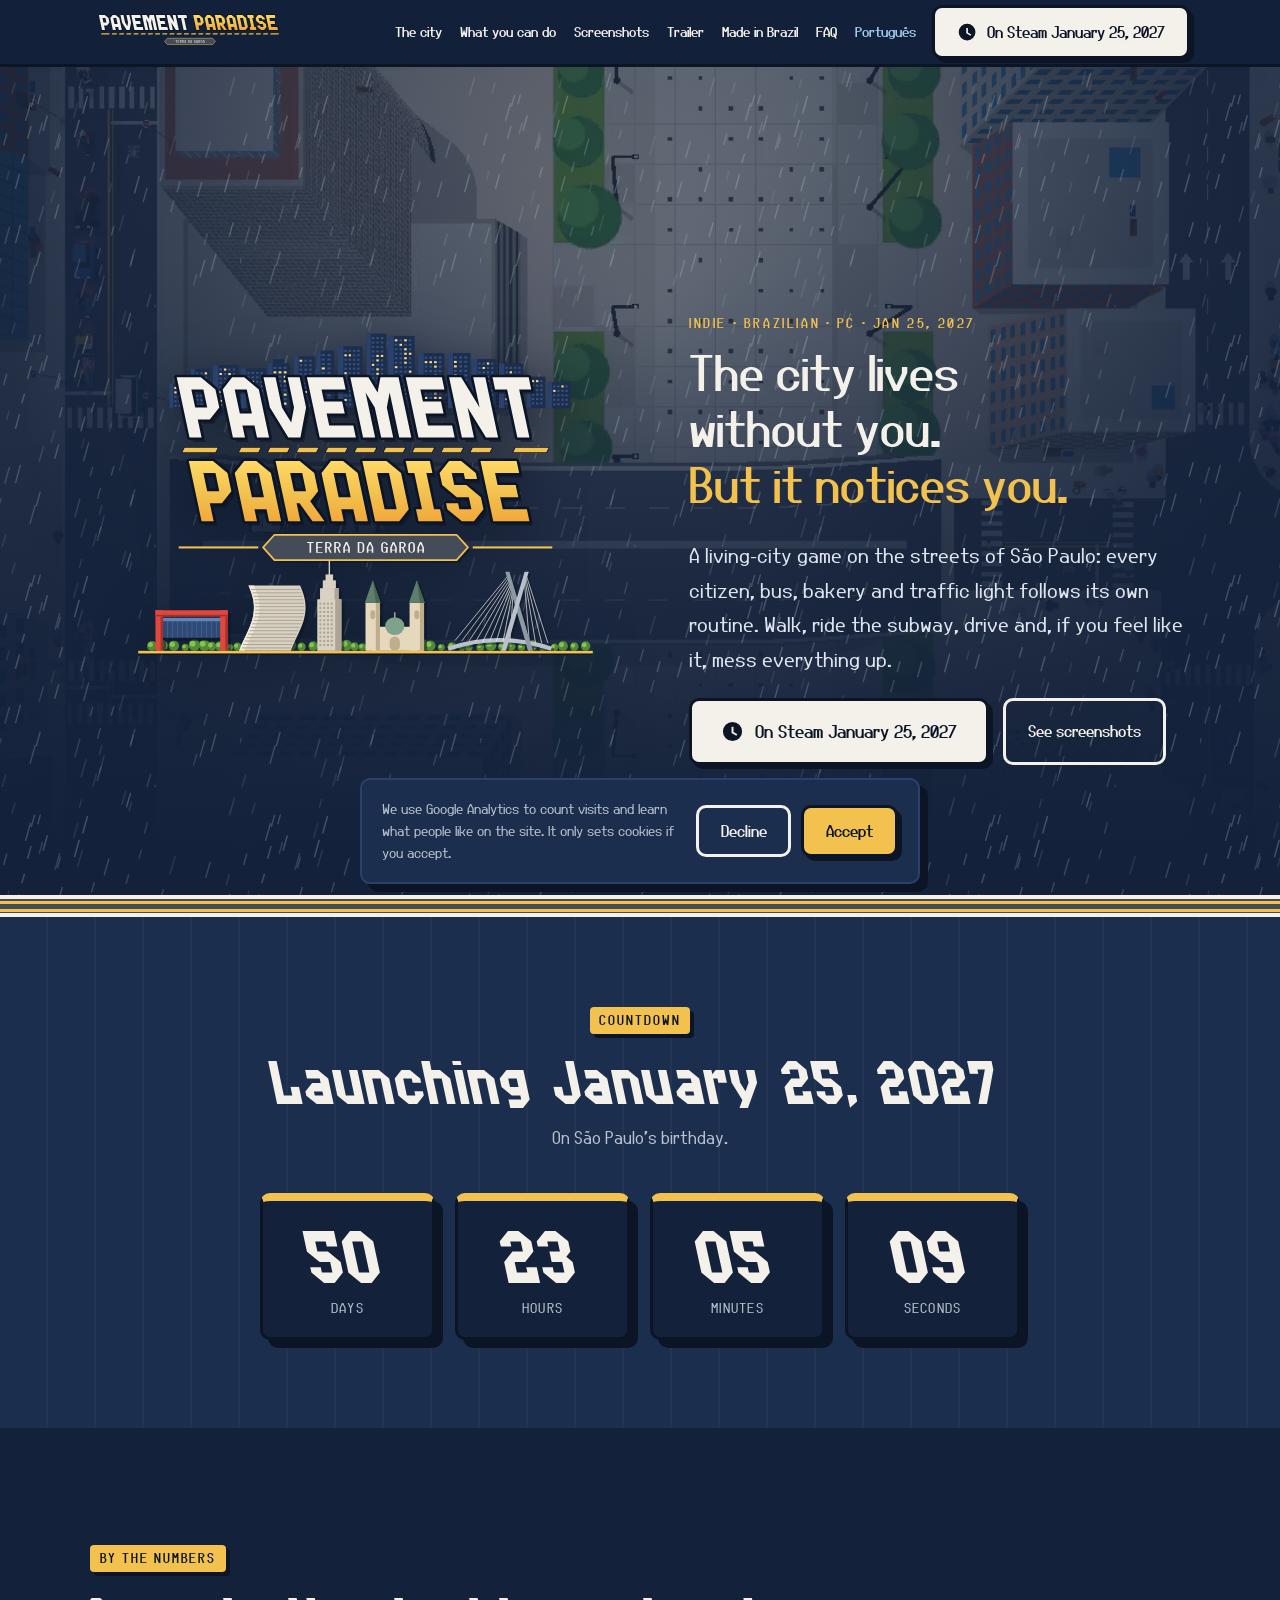
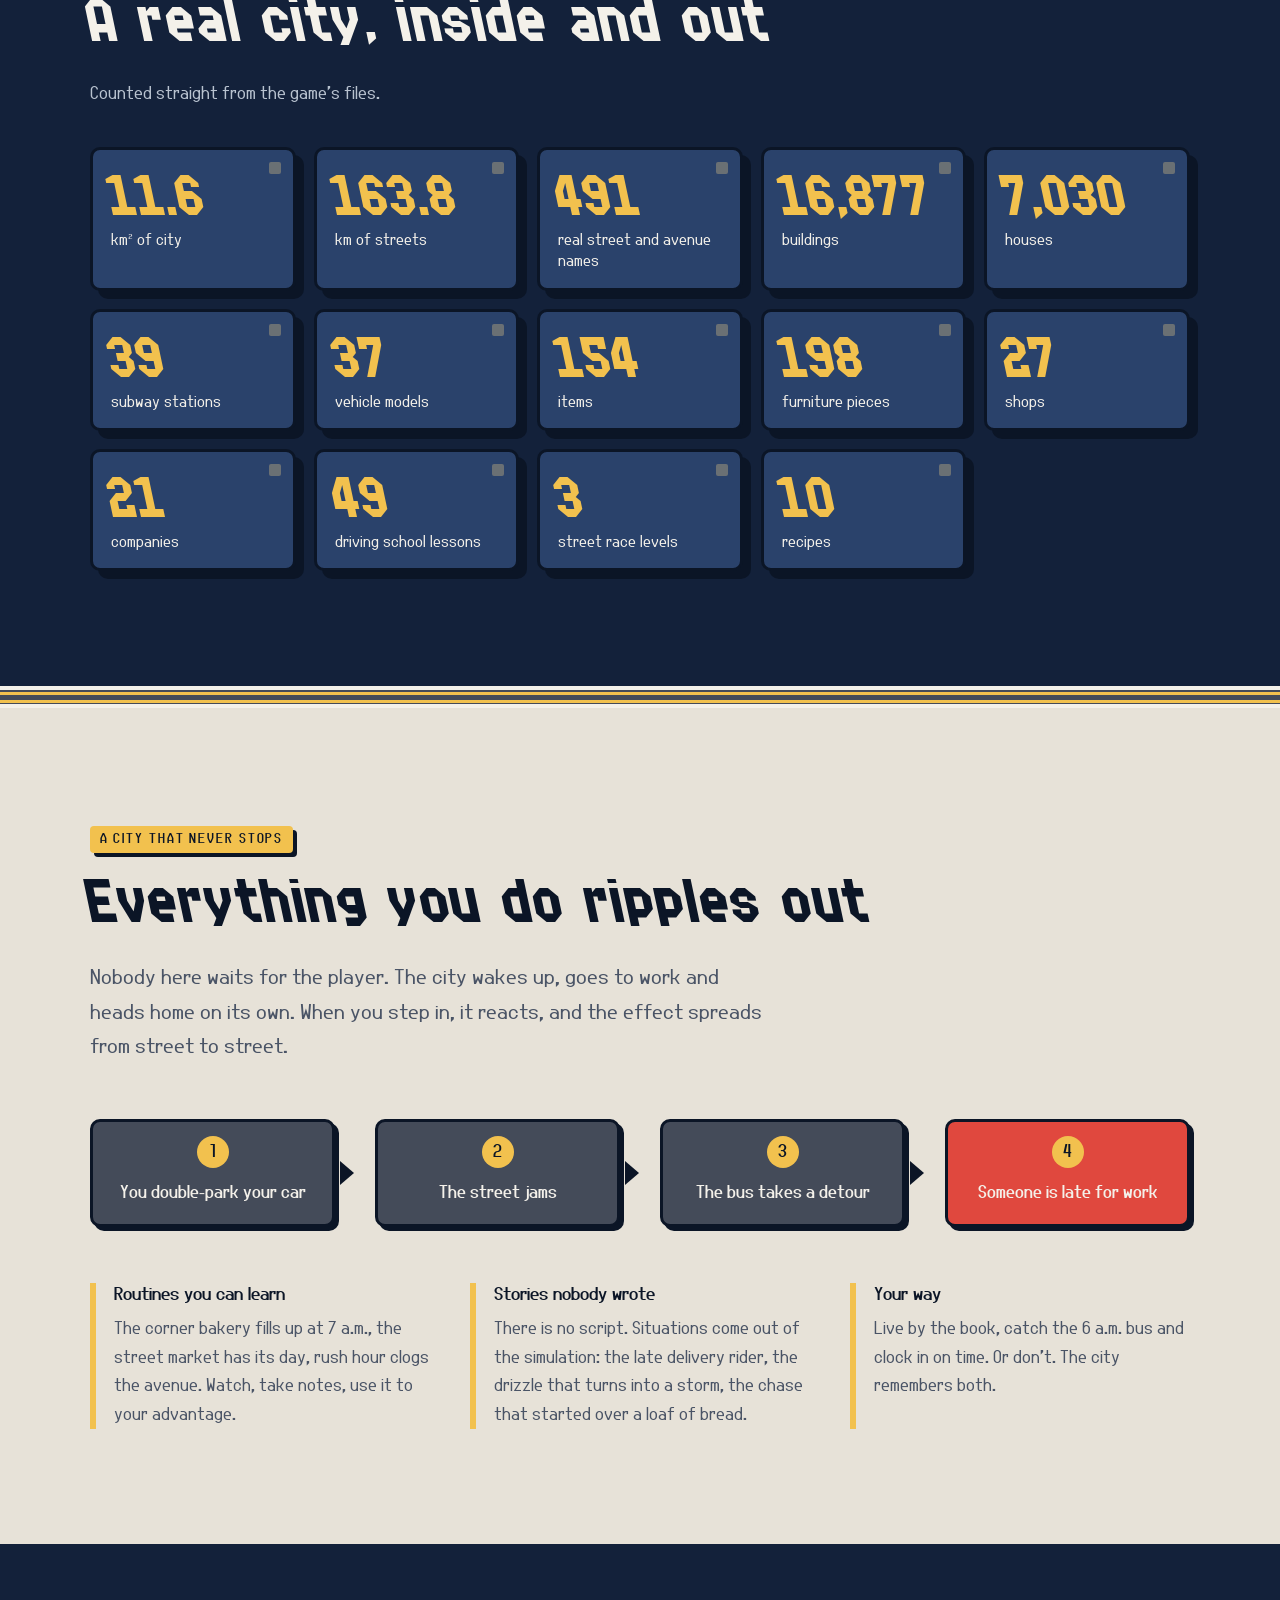
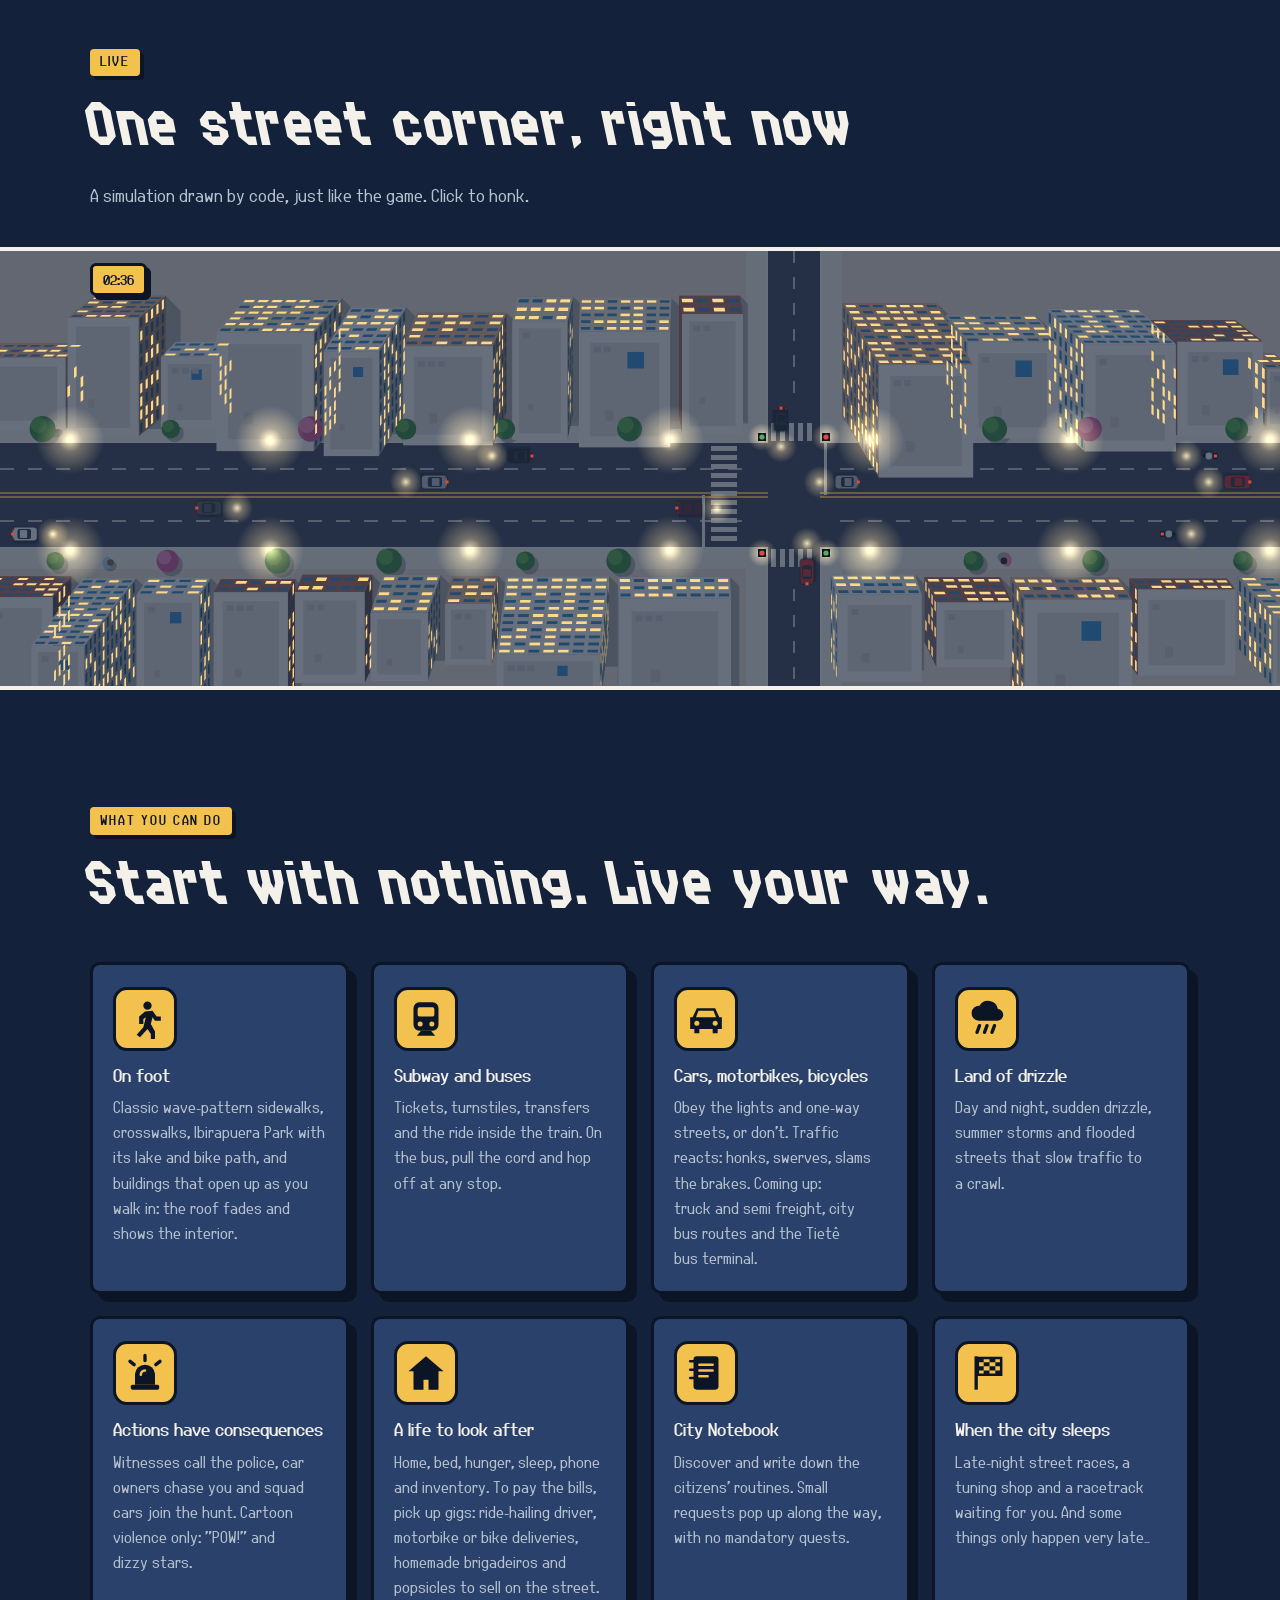
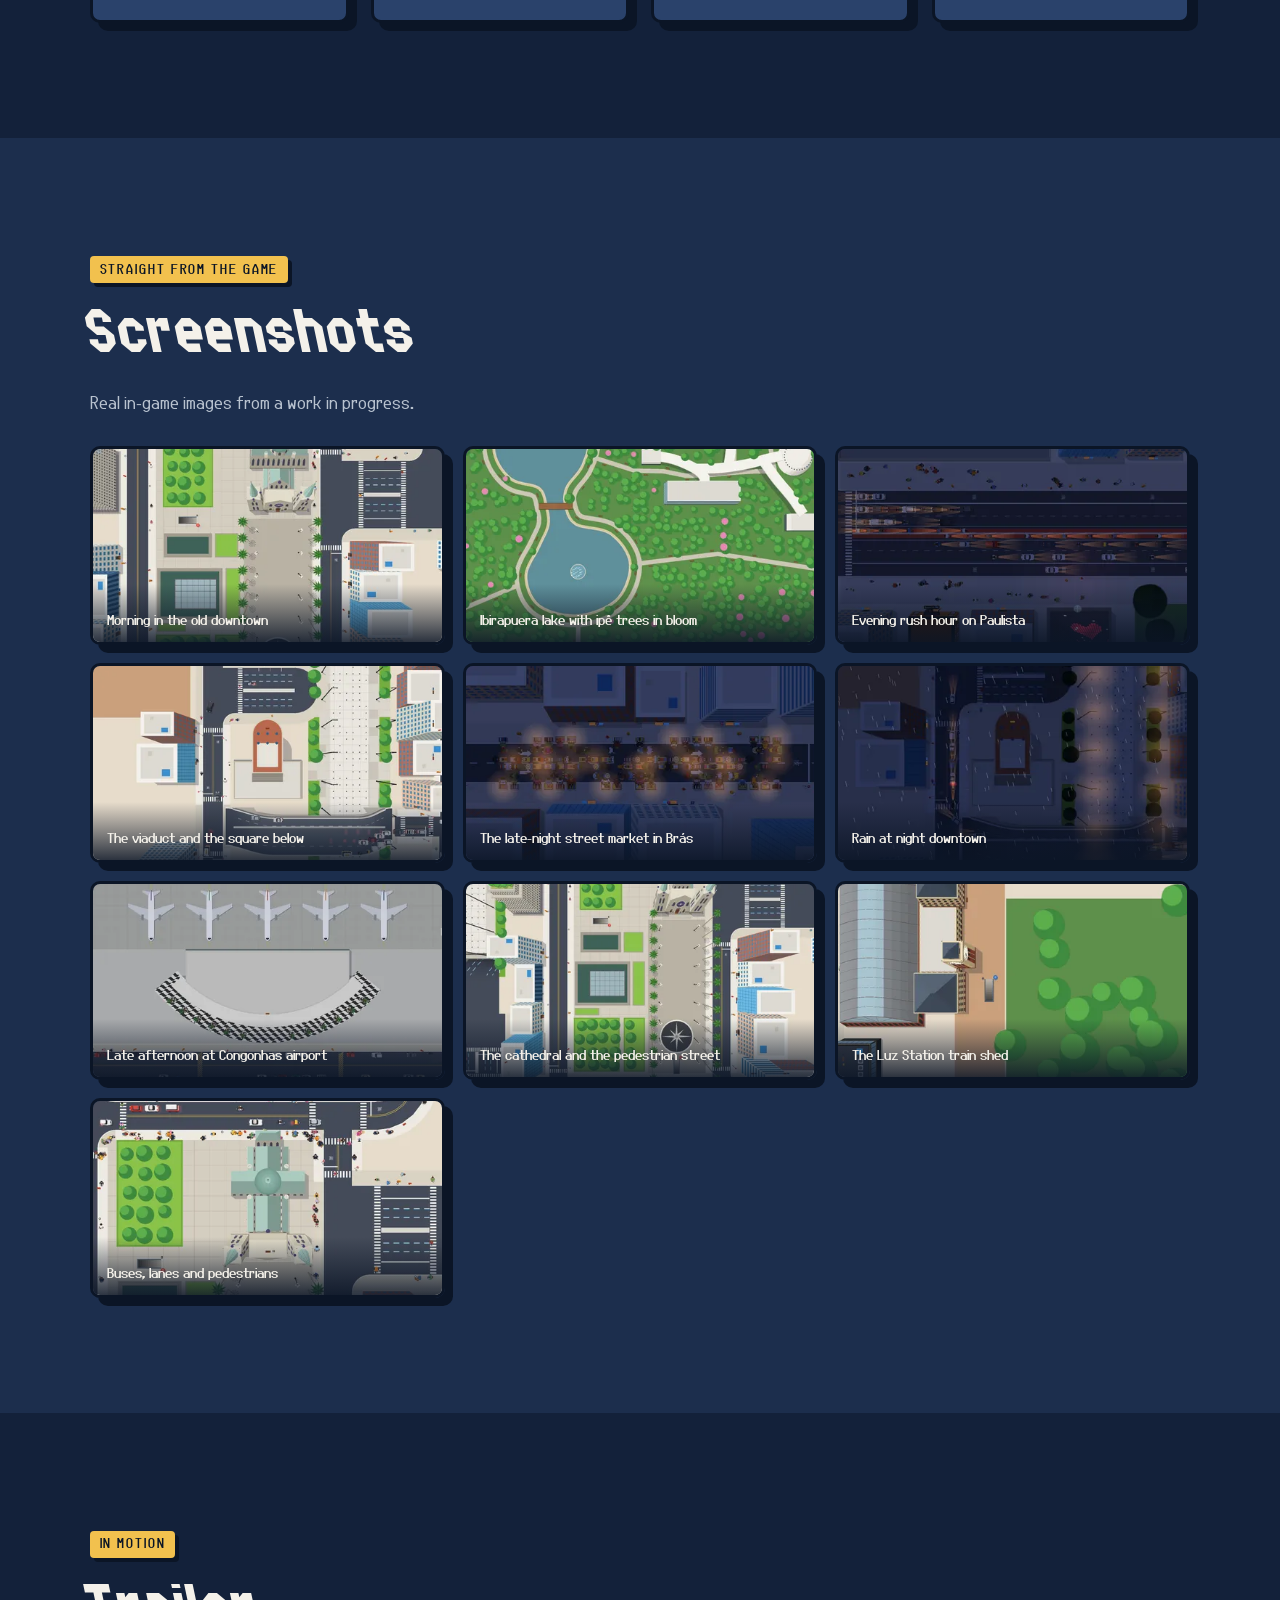
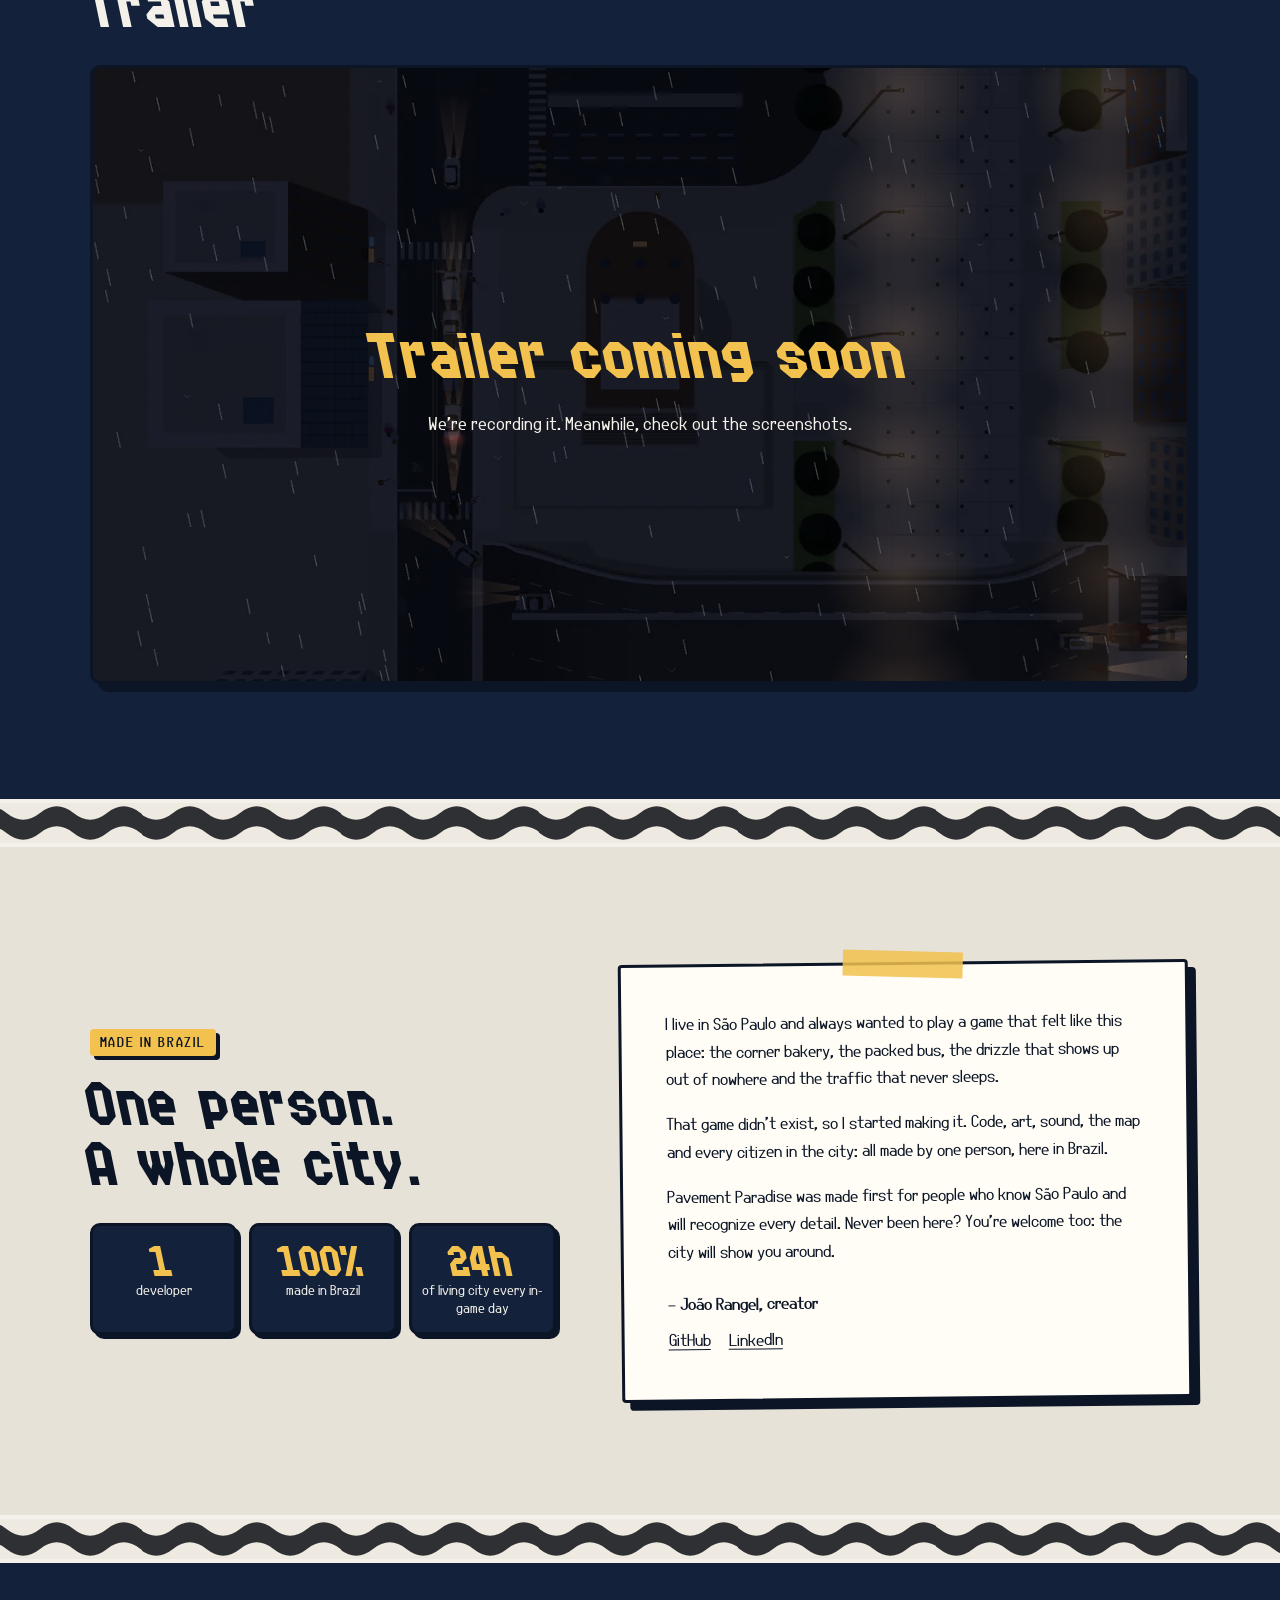
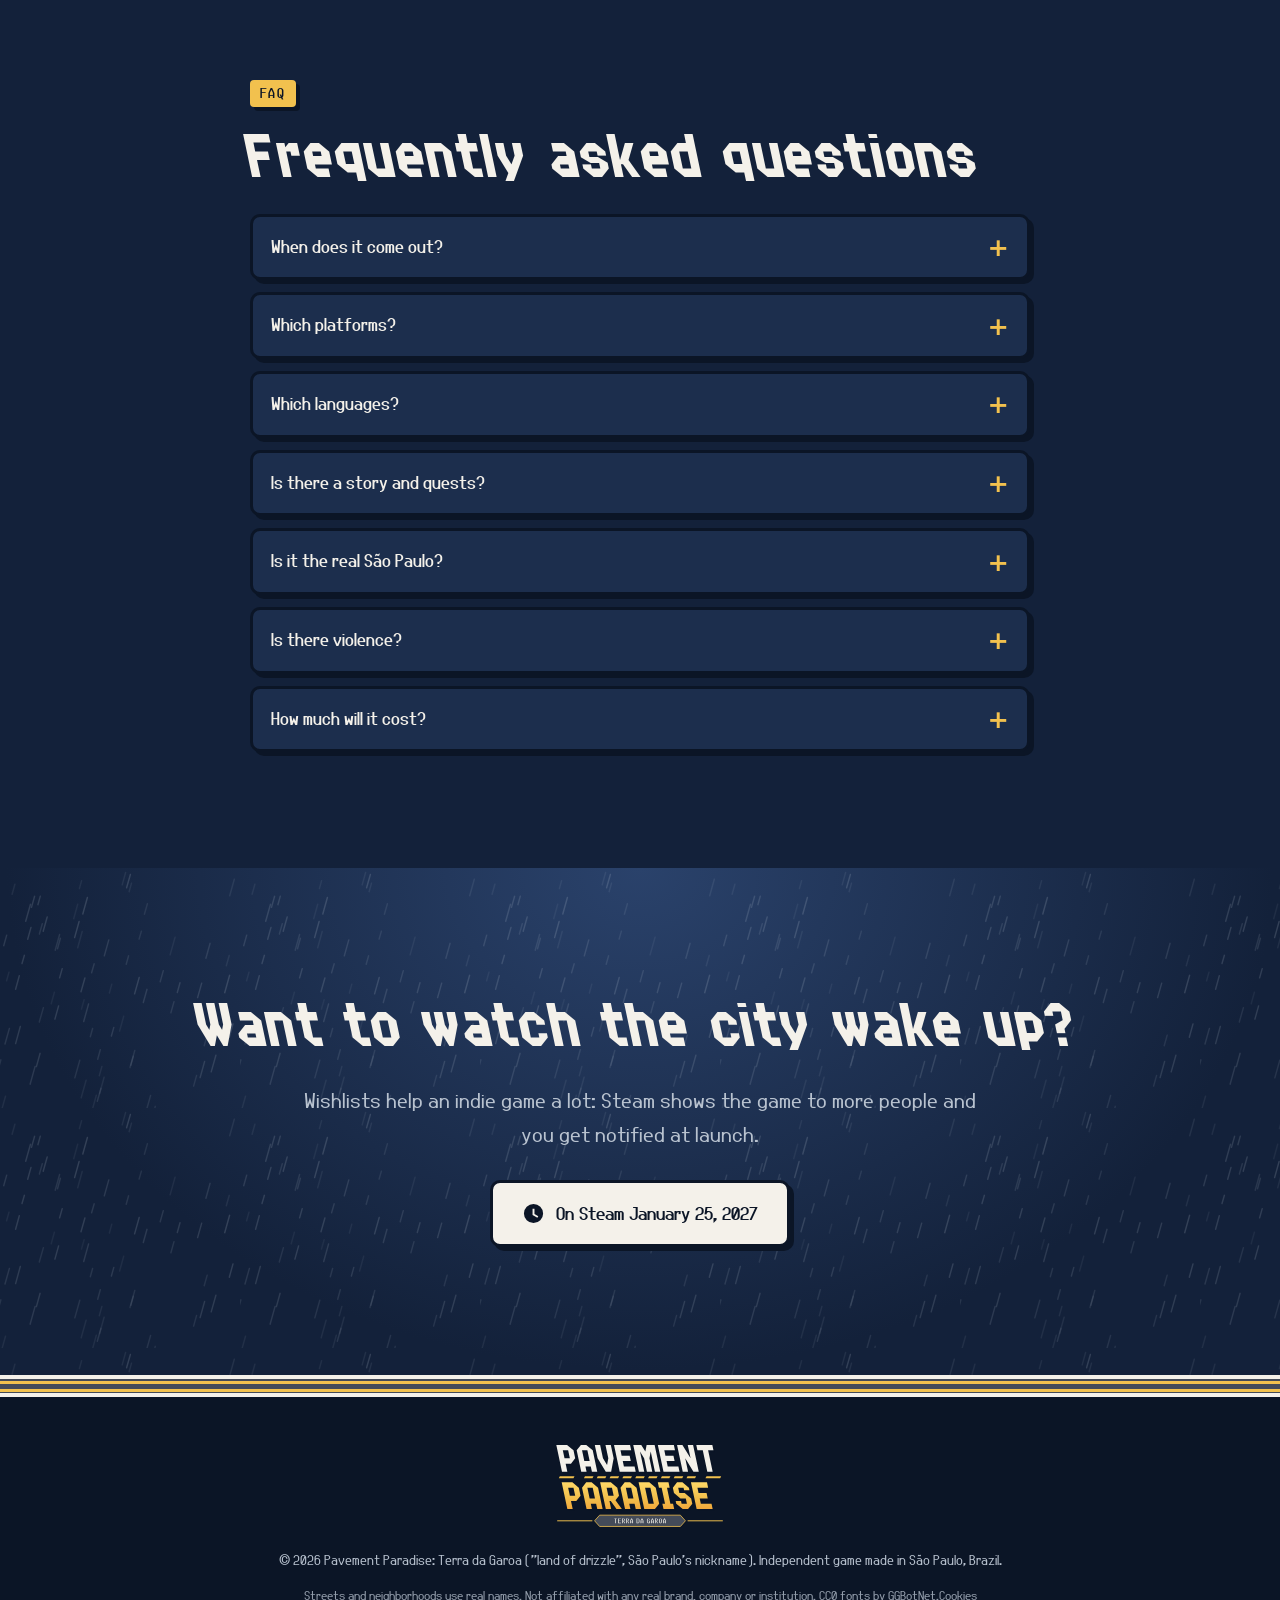
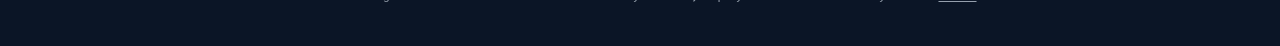
<file: index.html>
<!DOCTYPE html><html lang="pt-BR"><head><meta charset="utf-8"><meta name="viewport" content="width=device-width, initial-scale=1"><script>
      // Liga as animações de entrada (global.css "Animação ao rolar"); se o script delas não rodar em 3 s, desliga.
      document.documentElement.classList.add("js");
      setTimeout(function () {
        if (!window.__revealReady) document.documentElement.classList.remove("js");
      }, 3000);
    </script><script>
          try {
            var ppLangs = navigator.languages && navigator.languages.length ? navigator.languages : [navigator.language || "pt"];
            var ppBot = /bot|crawl|spider|slurp|preview/i.test(navigator.userAgent);
            var ppHasPt = ppLangs.some(function (l) {
              return /^pt(-|$)/i.test(l);
            });
            if (!ppBot && !localStorage.getItem("pp-lang") && !ppHasPt) {
              location.replace("/en/" + location.search + location.hash);
            }
          } catch (e) {}
        </script><script>
            window.dataLayer = window.dataLayer || [];
            function gtag() {
              dataLayer.push(arguments);
            }
            // Consent Mode: tudo negado até a pessoa aceitar no banner (Consent.astro).
            var ppConsent = null;
            try {
              ppConsent = localStorage.getItem("pp-consent");
            } catch (e) {}
            gtag("consent", "default", {
              ad_storage: "denied",
              ad_user_data: "denied",
              ad_personalization: "denied",
              analytics_storage: ppConsent === "granted" ? "granted" : "denied",
            });
            gtag("js", new Date());
          </script><script>(function(){const googleTag = "G-NRW5131ZDE";

            gtag("config", googleTag);
          })();</script><script async src="https://www.googletagmanager.com/gtag/js?id=G-NRW5131ZDE"></script><title>Pavement Paradise: Terra da Garoa — uma cidade viva em São Paulo</title><meta name="description" content="Jogo indie brasileiro de cidade viva, feito por uma pessoa só. Moradores com rotina, metrô, ônibus, trânsito, garoa e consequências, nas ruas de São Paulo. Lançamento para PC na Steam em 25 de janeiro de 2027, aniversário de São Paulo."><meta name="theme-color" content="#13213A"><link rel="canonical" href="https://pavementparadise.com/"><link rel="alternate" hreflang="pt-BR" href="https://pavementparadise.com/"><link rel="alternate" hreflang="en" href="https://pavementparadise.com/en/"><link rel="alternate" hreflang="x-default" href="https://pavementparadise.com/"><link rel="icon" href="/favicon.svg" type="image/svg+xml"><link rel="apple-touch-icon" href="/apple-touch-icon.png"><link rel="preload" href="/fonts/Jupiteroid-Regular.woff2" as="font" type="font/woff2" crossorigin><link rel="preload" href="/fonts/DeltaBlock-Italic.woff2" as="font" type="font/woff2" crossorigin><meta property="og:type" content="website"><meta property="og:site_name" content="Pavement Paradise: Terra da Garoa"><meta property="og:title" content="Pavement Paradise: Terra da Garoa — uma cidade viva em São Paulo"><meta property="og:description" content="Jogo indie brasileiro de cidade viva, feito por uma pessoa só. Moradores com rotina, metrô, ônibus, trânsito, garoa e consequências, nas ruas de São Paulo. Lançamento para PC na Steam em 25 de janeiro de 2027, aniversário de São Paulo."><meta property="og:url" content="https://pavementparadise.com/"><meta property="og:image" content="https://pavementparadise.com/og.png"><meta property="og:image:width" content="1200"><meta property="og:image:height" content="630"><meta property="og:image:alt" content="Vista de cima de um bairro do centro de São Paulo no jogo, com prédios em falso 3D, ruas e pedestres."><meta property="og:locale" content="pt_BR"><meta property="og:locale:alternate" content="en_US"><meta name="twitter:card" content="summary_large_image"><meta name="twitter:title" content="Pavement Paradise: Terra da Garoa — uma cidade viva em São Paulo"><meta name="twitter:description" content="Jogo indie brasileiro de cidade viva, feito por uma pessoa só. Moradores com rotina, metrô, ônibus, trânsito, garoa e consequências, nas ruas de São Paulo. Lançamento para PC na Steam em 25 de janeiro de 2027, aniversário de São Paulo."><meta name="twitter:image" content="https://pavementparadise.com/og.png"><script type="application/ld+json">{"@context":"https://schema.org","@type":"VideoGame","name":"Pavement Paradise: Terra da Garoa","description":"Jogo indie brasileiro de cidade viva, feito por uma pessoa só. Moradores com rotina, metrô, ônibus, trânsito, garoa e consequências, nas ruas de São Paulo. Lançamento para PC na Steam em 25 de janeiro de 2027, aniversário de São Paulo.","url":"https://pavementparadise.com/","image":"https://pavementparadise.com/og.png","inLanguage":["pt-BR","en"],"genre":["Simulation","Open world","Sandbox"],"gamePlatform":"PC","operatingSystem":"Windows","applicationCategory":"Game","playMode":"SinglePlayer","datePublished":"2027-01-25","author":{"@type":"Person","name":"João Rangel","sameAs":["https://github.com/joaohcrangel","https://www.linkedin.com/in/joaohcrangel/"]},"countryOfOrigin":{"@type":"Country","name":"Brazil"}}</script><link rel="stylesheet" href="/_astro/Base.C6nvcGiQ.css"><link rel="stylesheet" href="/_astro/Home.BSBsnCAQ.css"></head><body><a class="skip btn" href="#conteudo">Pular para o conteúdo</a><header class="top" data-astro-cid-nen7h5rs><div class="bar wrap" data-astro-cid-nen7h5rs><a class="brand" href="/" data-astro-cid-nen7h5rs><img src="/_astro/logo-horizontal.CvQJzWiU.svg" alt="Pavement Paradise: Terra da Garoa" width="200" height="42" data-astro-cid-nen7h5rs></a><nav aria-label="Menu" data-astro-cid-nen7h5rs><details class="menu" data-astro-cid-nen7h5rs><summary aria-label="Menu" data-astro-cid-nen7h5rs><span data-astro-cid-nen7h5rs></span><span data-astro-cid-nen7h5rs></span><span data-astro-cid-nen7h5rs></span></summary><ul data-astro-cid-nen7h5rs><li data-astro-cid-nen7h5rs><a href="#cidade" data-astro-cid-nen7h5rs>A cidade</a></li><li data-astro-cid-nen7h5rs><a href="#recursos" data-astro-cid-nen7h5rs>O que dá para fazer</a></li><li data-astro-cid-nen7h5rs><a href="#fotos" data-astro-cid-nen7h5rs>Fotos</a></li><li data-astro-cid-nen7h5rs><a href="#trailer" data-astro-cid-nen7h5rs>Trailer</a></li><li data-astro-cid-nen7h5rs><a href="#feito-no-brasil" data-astro-cid-nen7h5rs>Feito no Brasil</a></li><li data-astro-cid-nen7h5rs><a href="#perguntas" data-astro-cid-nen7h5rs>Perguntas</a></li><li class="lang" data-astro-cid-nen7h5rs><a href="/en/" hreflang="en" aria-label="Ver o site em inglês" data-lang-pick="en" data-astro-cid-nen7h5rs>English</a></li></ul></details></nav><div class="cta" data-astro-cid-nen7h5rs><span class="btn steam md" aria-disabled="true" title="A página da Steam abre em breve. Siga as redes para saber primeiro." data-astro-cid-2whl55oc><svg class="ico" viewBox="0 0 24 24" aria-hidden="true" data-astro-cid-2whl55oc><path d="M12 2a10 10 0 1 0 0 20 10 10 0 0 0 0-20zm1 5v5.4l4 2.4-1 1.7-5-3V7z" data-astro-cid-2whl55oc></path></svg>25 de janeiro de 2027 na Steam</span></div></div></header><script type="module">var e=document.querySelector(`.menu`),t=matchMedia(`(min-width: 1100px)`),n=()=>{e&&(e.open=t.matches)};n(),t.addEventListener(`change`,n),e?.querySelectorAll(`a`).forEach(n=>n.addEventListener(`click`,()=>{t.matches||(e.open=!1)})),document.querySelectorAll(`[data-lang-pick]`).forEach(e=>e.addEventListener(`click`,()=>{try{localStorage.setItem(`pp-lang`,e.dataset.langPick??``)}catch{}}));</script><main><section class="hero" id="conteudo" data-astro-cid-ge2uvauf><picture data-astro-cid-ge2uvauf="true"><source srcset="/_astro/fundo-video.BRCxv767_2hTNNN.avif 640w, /_astro/fundo-video.BRCxv767_Z1mHnON.avif 1280w" type="image/avif" sizes="100vw"><source srcset="/_astro/fundo-video.BRCxv767_Z2tQxtk.webp 640w, /_astro/fundo-video.BRCxv767_Z2b0wiL.webp 1280w" type="image/webp" sizes="100vw"><img src="/_astro/fundo-video.BRCxv767_Z14TXiC.png" srcset="/_astro/fundo-video.BRCxv767_28tqJi.png 640w, /_astro/fundo-video.BRCxv767_Z14TXiC.png 1280w" sizes="100vw" alt loading="eager" fetchpriority="high" data-astro-cid-ge2uvauf="true" decoding="async" width="1280" height="720" class="bg"></picture><video class="bg-video" muted loop playsinline preload="none" aria-hidden="true" data-src="/video/fundo.mp4" data-astro-cid-ge2uvauf></video><div class="garoa" aria-hidden="true" data-astro-cid-ge2uvauf></div><div class="inner wrap" data-astro-cid-ge2uvauf><img class="logo" src="/_astro/logo-full.DZNpPKRD.svg" alt="Pavement Paradise: Terra da Garoa" width="1600" height="1000" data-astro-cid-ge2uvauf><div class="copy" data-astro-cid-ge2uvauf><p class="eyebrow" data-astro-cid-ge2uvauf>Indie · Brasileiro · PC · 25/01/2027</p><h1 data-astro-cid-ge2uvauf>A cidade vive sem você.<span data-astro-cid-ge2uvauf>Mas percebe você.</span></h1><p class="lead" data-astro-cid-ge2uvauf>Um jogo de cidade viva nas ruas de São Paulo: cada morador, ônibus, padaria e semáforo segue a própria rotina. Você anda, pega o metrô, dirige e, se quiser, bagunça tudo.</p><div class="actions" data-astro-cid-ge2uvauf><span class="btn steam lg" aria-disabled="true" title="A página da Steam abre em breve. Siga as redes para saber primeiro." data-astro-cid-2whl55oc><svg class="ico" viewBox="0 0 24 24" aria-hidden="true" data-astro-cid-2whl55oc><path d="M12 2a10 10 0 1 0 0 20 10 10 0 0 0 0-20zm1 5v5.4l4 2.4-1 1.7-5-3V7z" data-astro-cid-2whl55oc></path></svg>25 de janeiro de 2027 na Steam</span><a class="btn btn--ghost" href="#fotos" data-astro-cid-ge2uvauf>Ver as fotos</a></div></div></div></section><script type="module">var e=document.querySelector(`.hero .bg-video`),t=navigator.connection;e&&!matchMedia(`(prefers-reduced-motion: reduce)`).matches&&!t?.saveData&&(e.src=e.dataset.src??``,e.addEventListener(`playing`,()=>e.classList.add(`on`),{once:!0}),e.play().catch(()=>{}));</script><div class="lane-divider" aria-hidden="true"></div><section class="countdown" data-target="2027-01-25T00:00:00-03:00" data-astro-cid-2p4quwok><div class="wrap" data-astro-cid-2p4quwok><span class="kicker" data-astro-cid-2p4quwok>Contagem regressiva</span><h2 data-astro-cid-2p4quwok>Lançamento em 25 de janeiro de 2027</h2><p class="note" data-astro-cid-2p4quwok>No aniversário de São Paulo.</p><ol class="clock" aria-label="Tempo até o lançamento" role="timer" data-astro-cid-2p4quwok><li data-astro-cid-2p4quwok><strong data-unit="days" data-astro-cid-2p4quwok>--</strong><span data-astro-cid-2p4quwok>dias</span></li><li data-astro-cid-2p4quwok><strong data-unit="hours" data-astro-cid-2p4quwok>--</strong><span data-astro-cid-2p4quwok>horas</span></li><li data-astro-cid-2p4quwok><strong data-unit="minutes" data-astro-cid-2p4quwok>--</strong><span data-astro-cid-2p4quwok>minutos</span></li><li data-astro-cid-2p4quwok><strong data-unit="seconds" data-astro-cid-2p4quwok>--</strong><span data-astro-cid-2p4quwok>segundos</span></li></ol><p class="released" hidden data-astro-cid-2p4quwok><strong data-astro-cid-2p4quwok>Já disponível</strong><span data-astro-cid-2p4quwok>A cidade já está viva. Vem!</span></p></div></section><script type="module">var e=document.querySelector(`.countdown`);if(e){let t=new Date(e.dataset.target??``).getTime(),n=Object.fromEntries(Array.from(e.querySelectorAll(`[data-unit]`)).map(e=>[e.dataset.unit,e])),r=e.querySelector(`.clock`),i=e.querySelector(`.released`),a=e=>String(e).padStart(2,`0`),o=0,s=()=>{let e=t-Date.now();if(!(e>0)){r&&(r.hidden=!0),i&&(i.hidden=!1),window.clearInterval(o);return}let s=Math.floor(e/1e3),c={days:String(Math.floor(s/86400)),hours:a(Math.floor(s/3600)%24),minutes:a(Math.floor(s/60)%60),seconds:a(s%60)};for(let[e,t]of Object.entries(n)){let n=c[e];t&&t.textContent!==n&&(t.textContent=n,t.classList.remove(`tick`),t.offsetWidth,t.classList.add(`tick`))}};s(),o=window.setInterval(s,1e3)}</script><section class="section stats" id="numeros" data-astro-cid-23gkgyqt><div class="wrap" data-astro-cid-23gkgyqt><span class="kicker" data-astro-cid-23gkgyqt>Em números</span><h2 data-astro-cid-23gkgyqt>Uma cidade de verdade, por dentro</h2><p class="note" data-astro-cid-23gkgyqt>Contados direto dos arquivos do jogo.</p><ul class="grid" data-locale="pt-BR" data-astro-cid-23gkgyqt><li data-astro-cid-23gkgyqt><strong data-count="11.6" data-decimals="1" data-astro-cid-23gkgyqt>11,6</strong><span data-astro-cid-23gkgyqt>km² de cidade</span></li><li data-astro-cid-23gkgyqt><strong data-count="163.8" data-decimals="1" data-astro-cid-23gkgyqt>163,8</strong><span data-astro-cid-23gkgyqt>km de ruas</span></li><li data-astro-cid-23gkgyqt><strong data-count="492" data-decimals="0" data-astro-cid-23gkgyqt>492</strong><span data-astro-cid-23gkgyqt>ruas e avenidas com nome real</span></li><li data-astro-cid-23gkgyqt><strong data-count="17225" data-decimals="0" data-astro-cid-23gkgyqt>17.225</strong><span data-astro-cid-23gkgyqt>prédios</span></li><li data-astro-cid-23gkgyqt><strong data-count="7200" data-decimals="0" data-astro-cid-23gkgyqt>7.200</strong><span data-astro-cid-23gkgyqt>casas</span></li><li data-astro-cid-23gkgyqt><strong data-count="39" data-decimals="0" data-astro-cid-23gkgyqt>39</strong><span data-astro-cid-23gkgyqt>estações de metrô</span></li><li data-astro-cid-23gkgyqt><strong data-count="37" data-decimals="0" data-astro-cid-23gkgyqt>37</strong><span data-astro-cid-23gkgyqt>modelos de veículo</span></li><li data-astro-cid-23gkgyqt><strong data-count="157" data-decimals="0" data-astro-cid-23gkgyqt>157</strong><span data-astro-cid-23gkgyqt>itens</span></li><li data-astro-cid-23gkgyqt><strong data-count="204" data-decimals="0" data-astro-cid-23gkgyqt>204</strong><span data-astro-cid-23gkgyqt>móveis</span></li><li data-astro-cid-23gkgyqt><strong data-count="28" data-decimals="0" data-astro-cid-23gkgyqt>28</strong><span data-astro-cid-23gkgyqt>lojas</span></li><li data-astro-cid-23gkgyqt><strong data-count="22" data-decimals="0" data-astro-cid-23gkgyqt>22</strong><span data-astro-cid-23gkgyqt>empresas</span></li><li data-astro-cid-23gkgyqt><strong data-count="52" data-decimals="0" data-astro-cid-23gkgyqt>52</strong><span data-astro-cid-23gkgyqt>aulas na autoescola</span></li><li data-astro-cid-23gkgyqt><strong data-count="3" data-decimals="0" data-astro-cid-23gkgyqt>3</strong><span data-astro-cid-23gkgyqt>níveis de racha</span></li><li data-astro-cid-23gkgyqt><strong data-count="11" data-decimals="0" data-astro-cid-23gkgyqt>11</strong><span data-astro-cid-23gkgyqt>receitas</span></li></ul></div></section><script type="module">var e=document.querySelector(`.stats .grid`),t=matchMedia(`(prefers-reduced-motion: reduce)`).matches;if(e&&!t&&`IntersectionObserver`in window){let t=t=>new Intl.NumberFormat(e.dataset.locale,{minimumFractionDigits:t,maximumFractionDigits:t}),n=Array.from(e.querySelectorAll(`[data-count]`)),r=(e,n)=>{let r=Number(e.dataset.count),i=Number(e.dataset.decimals??0),a=t(i),o=1400+Math.min(900,Math.log10(r+1)*220),s=0,c=t=>{s||=t;let l=Math.min(1,(t-s-n)/o);if(l<0)return requestAnimationFrame(c);let u=1-(1-l)**3;e.textContent=a.format(i?Math.round(r*u*10)/10:Math.round(r*u)),l<1&&requestAnimationFrame(c)};requestAnimationFrame(c)};n.forEach(e=>e.textContent=t(Number(e.dataset.decimals??0)).format(0));let i=new IntersectionObserver(e=>{e.some(e=>e.isIntersecting)&&(i.disconnect(),n.forEach((e,t)=>r(e,t*70)))},{threshold:.2});i.observe(e)}</script><div class="lane-divider" aria-hidden="true"></div><section class="section section--light" id="cidade" data-astro-cid-zo6cikw2><div class="wrap" data-astro-cid-zo6cikw2><span class="kicker" data-astro-cid-zo6cikw2>Uma cidade que não para</span><h2 data-astro-cid-zo6cikw2>Tudo o que você faz espalha</h2><p class="lead" data-astro-cid-zo6cikw2>Ninguém aqui espera o jogador. A cidade acorda, trabalha e volta para casa sozinha. Quando você entra na história, ela reage e o efeito corre de rua em rua.</p><ol class="chain" aria-label="Exemplo de reação em cadeia" data-astro-cid-zo6cikw2><li style="--i:0" data-astro-cid-zo6cikw2>Você para o carro em fila dupla</li><li style="--i:1" data-astro-cid-zo6cikw2>A rua trava</li><li style="--i:2" data-astro-cid-zo6cikw2>O ônibus desvia</li><li style="--i:3" data-astro-cid-zo6cikw2>Alguém perde a hora do trabalho</li></ol><div class="points" data-astro-cid-zo6cikw2><article data-astro-cid-zo6cikw2><h3 data-astro-cid-zo6cikw2>Rotina que dá para aprender</h3><p data-astro-cid-zo6cikw2>A padaria da esquina lota às 7h, a feira tem dia certo, o rush engarrafa a avenida. Observe, anote e use a seu favor.</p></article><article data-astro-cid-zo6cikw2><h3 data-astro-cid-zo6cikw2>Histórias que ninguém escreveu</h3><p data-astro-cid-zo6cikw2>Não tem roteiro. As situações nascem da simulação: o motoboy atrasado, a garoa que vira temporal, a perseguição que começou por um pão.</p></article><article data-astro-cid-zo6cikw2><h3 data-astro-cid-zo6cikw2>Do seu jeito</h3><p data-astro-cid-zo6cikw2>Viva certinho, pegue o ônibus das 6h e chegue no horário. Ou não. A cidade lembra das duas coisas.</p></article></div></div></section><section class="live" id="ao-vivo" data-astro-cid-qhpmk4f7><div class="wrap live-head" data-astro-cid-qhpmk4f7><span class="kicker" data-astro-cid-qhpmk4f7>Ao vivo</span><h2 data-astro-cid-qhpmk4f7>Uma esquina, agora</h2><p class="note" data-astro-cid-qhpmk4f7>Simulação desenhada por código, como no jogo. Clique para buzinar.</p></div><div class="stage" data-honk="BI-BIIP!" data-astro-cid-qhpmk4f7><canvas role="img" aria-label="Animação de uma esquina da cidade com carros, ônibus, pedestres, semáforo e garoa." data-astro-cid-qhpmk4f7></canvas><div class="hud" aria-hidden="true" data-astro-cid-qhpmk4f7><span class="clock" data-astro-cid-qhpmk4f7>--:--</span><span class="rain" hidden data-astro-cid-qhpmk4f7>☂ garoa</span></div></div></section><script type="module" src="/_astro/LiveCity.astro_astro_type_script_index_0_lang.63e23IyL.js"></script><section class="section" id="recursos" data-astro-cid-cognygiv><div class="wrap" data-astro-cid-cognygiv><span class="kicker" data-astro-cid-cognygiv>O que dá para fazer</span><h2 data-astro-cid-cognygiv>Comece do zero. Viva do seu jeito.</h2><ul class="grid" data-astro-cid-cognygiv><li class="card" data-astro-cid-cognygiv><span class="badge" data-astro-cid-cognygiv><svg class="icon" viewBox="0 0 48 48" aria-hidden="true" fill="currentColor" data-astro-cid-ccg5yoga><circle cx="27" cy="8" r="5"/><path d="M24 15l-7 6v9h5v-6l3-2-3 12-8 9 4 3 9-10 4 6v9h5V39l-5-9 2-8 3 4h7v-5h-5l-5-7z"/></svg></span><h3 data-astro-cid-cognygiv>A pé pela cidade</h3><p data-astro-cid-cognygiv>Calçada de pedra portuguesa, faixa de pedestre, o Ibirapuera com lago e ciclovia e prédios que se abrem quando você entra: o telhado some e mostra o interior.</p></li><li class="card" data-astro-cid-cognygiv><span class="badge" data-astro-cid-cognygiv><svg class="icon" viewBox="0 0 48 48" aria-hidden="true" fill="currentColor" data-astro-cid-ccg5yoga><rect x="9" y="4" width="30" height="34" rx="7"/><rect x="14" y="10" width="20" height="11" rx="2" fill="var(--ic-bg)"/><circle cx="17" cy="30" r="3" fill="var(--ic-bg)"/><circle cx="31" cy="30" r="3" fill="var(--ic-bg)"/><path d="M13 44l5-6h12l5 6z"/></svg></span><h3 data-astro-cid-cognygiv>Metrô e ônibus</h3><p data-astro-cid-cognygiv>Bilhete, catraca, baldeação e a viagem dentro do vagão. No ônibus, dá sinal e desce em qualquer parada.</p></li><li class="card" data-astro-cid-cognygiv><span class="badge" data-astro-cid-cognygiv><svg class="icon" viewBox="0 0 48 48" aria-hidden="true" fill="currentColor" data-astro-cid-ccg5yoga><path d="M8 22l5-11h22l5 11h3v14h-5v5h-6v-5H16v5h-6v-5H5V22z"/><path d="M15 14h18l3 8H12z" fill="var(--ic-bg)"/><circle cx="13" cy="29" r="3" fill="var(--ic-bg)"/><circle cx="35" cy="29" r="3" fill="var(--ic-bg)"/></svg></span><h3 data-astro-cid-cognygiv>Carro, moto e bicicleta</h3><p data-astro-cid-cognygiv>Respeite o semáforo e a mão da rua ou não. O trânsito reage: buzina, desvia, freia em cima. Vem aí: frete de caminhão e carreta, linha de ônibus e o Terminal Tietê.</p></li><li class="card" data-astro-cid-cognygiv><span class="badge" data-astro-cid-cognygiv><svg class="icon" viewBox="0 0 48 48" aria-hidden="true" fill="currentColor" data-astro-cid-ccg5yoga><path d="M14 26a9 9 0 0 1 1-18 12 12 0 0 1 22 4 7 7 0 0 1-1 14z"/><path d="M15 32l-3 8M24 32l-3 8M33 32l-3 8" stroke="currentColor" stroke-width="4" stroke-linecap="round" fill="none"/></svg></span><h3 data-astro-cid-cognygiv>Terra da garoa</h3><p data-astro-cid-cognygiv>Dia e noite, garoa que chega do nada, tempestade de verão e enxurrada que deixa o trânsito a passo.</p></li><li class="card" data-astro-cid-cognygiv><span class="badge" data-astro-cid-cognygiv><svg class="icon" viewBox="0 0 48 48" aria-hidden="true" fill="currentColor" data-astro-cid-ccg5yoga><path d="M12 38V26a12 12 0 0 1 24 0v12z"/><rect x="7" y="38" width="34" height="6" rx="2"/><path d="M24 3v6M6 10l5 4M42 10l-5 4" stroke="currentColor" stroke-width="4" stroke-linecap="round"/><path d="M19 26a5 5 0 0 1 5-5" stroke="var(--ic-bg)" stroke-width="3" fill="none" stroke-linecap="round"/></svg></span><h3 data-astro-cid-cognygiv>Tudo tem consequência</h3><p data-astro-cid-cognygiv>Testemunha liga para a polícia, o dono do carro corre atrás e a viatura entra na caçada. Violência só de desenho animado: &quot;PÁ!&quot; e estrelinhas.</p></li><li class="card" data-astro-cid-cognygiv><span class="badge" data-astro-cid-cognygiv><svg class="icon" viewBox="0 0 48 48" aria-hidden="true" fill="currentColor" data-astro-cid-ccg5yoga><path d="M24 4L3 22h6v22h12V32h6v12h12V22h6z"/></svg></span><h3 data-astro-cid-cognygiv>Uma vida para cuidar</h3><p data-astro-cid-cognygiv>Casa, cama, fome, sono, celular e inventário. Para pagar as contas, faça bico: motorista de aplicativo, entregas de moto ou bike, brigadeiro e gelinho para vender na rua.</p></li><li class="card" data-astro-cid-cognygiv><span class="badge" data-astro-cid-cognygiv><svg class="icon" viewBox="0 0 48 48" aria-hidden="true" fill="currentColor" data-astro-cid-ccg5yoga><rect x="9" y="4" width="30" height="40" rx="4"/><path d="M16 14h16M16 21h16M16 28h10" stroke="var(--ic-bg)" stroke-width="3" stroke-linecap="round"/><path d="M5 10h8M5 20h8M5 30h8" stroke="currentColor" stroke-width="3" stroke-linecap="round"/></svg></span><h3 data-astro-cid-cognygiv>Caderno da Cidade</h3><p data-astro-cid-cognygiv>Descubra e anote a rotina dos moradores. Pequenos pedidos aparecem pelo caminho, sem missão obrigatória.</p></li><li class="card" data-astro-cid-cognygiv><span class="badge" data-astro-cid-cognygiv><svg class="icon" viewBox="0 0 48 48" aria-hidden="true" fill="currentColor" data-astro-cid-ccg5yoga><path d="M9 4h4v40H9z"/><path d="M13 6h28v20H13z" fill="var(--ic-bg)" stroke="currentColor" stroke-width="3"/><path d="M13 6h7v5h-7zM27 6h7v5h-7zM20 11h7v5h-7zM34 11h7v5h-7zM13 16h7v5h-7zM27 16h7v5h-7zM20 21h7v5h-7zM34 21h7v5h-7z"/></svg></span><h3 data-astro-cid-cognygiv>Quando a cidade dorme</h3><p data-astro-cid-cognygiv>Rachas de madrugada, oficina de tunagem e um autódromo à espera. E tem coisas que só acontecem bem tarde…</p></li></ul></div></section><section class="section section--navy" id="fotos" data-astro-cid-rj65ajc3><div class="wrap" data-astro-cid-rj65ajc3><span class="kicker" data-astro-cid-rj65ajc3>Direto do jogo</span><h2 data-astro-cid-rj65ajc3>Fotos</h2><p class="note" data-astro-cid-rj65ajc3>Imagens reais do jogo em desenvolvimento.</p><ul class="grid" data-astro-cid-rj65ajc3><li data-astro-cid-rj65ajc3><a href="/_astro/centro-se.BOhSx023_2nXqCW.webp" data-index="0" data-caption="Manhã no centro antigo" data-astro-cid-rj65ajc3><img src="/_astro/centro-se.BOhSx023_2nXqCW.webp" srcset="/_astro/centro-se.BOhSx023_Z1Qv1B.webp 480w, /_astro/centro-se.BOhSx023_WH5EQ.webp 800w" alt="Manhã no centro antigo" sizes="(min-width: 900px) 33vw, 100vw" data-astro-cid-rj65ajc3="true" loading="lazy" decoding="async" width="1920" height="1080"><span data-astro-cid-rj65ajc3>Manhã no centro antigo</span></a></li><li data-astro-cid-rj65ajc3><a href="/_astro/ibirapuera.hugdrfbR_ZSuM6j.webp" data-index="1" data-caption="O lago do Ibirapuera com ipês floridos" data-astro-cid-rj65ajc3><img src="/_astro/ibirapuera.hugdrfbR_ZSuM6j.webp" srcset="/_astro/ibirapuera.hugdrfbR_2o2pgA.webp 480w, /_astro/ibirapuera.hugdrfbR_1EnxjF.webp 800w" alt="O lago do Ibirapuera com ipês floridos" sizes="(min-width: 900px) 33vw, 100vw" data-astro-cid-rj65ajc3="true" loading="lazy" decoding="async" width="1920" height="1080"><span data-astro-cid-rj65ajc3>O lago do Ibirapuera com ipês floridos</span></a></li><li data-astro-cid-rj65ajc3><a href="/_astro/paulista-rush.Bx3w0psT_ZdMlRp.webp" data-index="2" data-caption="Rush de fim de tarde na Paulista" data-astro-cid-rj65ajc3><img src="/_astro/paulista-rush.Bx3w0psT_ZdMlRp.webp" srcset="/_astro/paulista-rush.Bx3w0psT_Z2hEs0N.webp 480w, /_astro/paulista-rush.Bx3w0psT_Z1AGpn9.webp 800w" alt="Rush de fim de tarde na Paulista" sizes="(min-width: 900px) 33vw, 100vw" data-astro-cid-rj65ajc3="true" loading="lazy" decoding="async" width="1920" height="1080"><span data-astro-cid-rj65ajc3>Rush de fim de tarde na Paulista</span></a></li><li data-astro-cid-rj65ajc3><a href="/_astro/centro-viaduto.CcwAR98d_ZQqAP9.webp" data-index="3" data-caption="O viaduto e a praça lá embaixo" data-astro-cid-rj65ajc3><img src="/_astro/centro-viaduto.CcwAR98d_ZQqAP9.webp" srcset="/_astro/centro-viaduto.CcwAR98d_2eCqpp.webp 480w, /_astro/centro-viaduto.CcwAR98d_2dMxas.webp 800w" alt="O viaduto e a praça lá embaixo" sizes="(min-width: 900px) 33vw, 100vw" data-astro-cid-rj65ajc3="true" loading="lazy" decoding="async" width="1920" height="1080"><span data-astro-cid-rj65ajc3>O viaduto e a praça lá embaixo</span></a></li><li data-astro-cid-rj65ajc3><a href="/_astro/bras-feira.D93MDc52_Z1rVET4.webp" data-index="4" data-caption="Feira da Madrugada no Brás" data-astro-cid-rj65ajc3><img src="/_astro/bras-feira.D93MDc52_Z1rVET4.webp" srcset="/_astro/bras-feira.D93MDc52_Z1ydKfL.webp 480w, /_astro/bras-feira.D93MDc52_Z2hRCcG.webp 800w" alt="Feira da Madrugada no Brás" sizes="(min-width: 900px) 33vw, 100vw" data-astro-cid-rj65ajc3="true" loading="lazy" decoding="async" width="1920" height="1080"><span data-astro-cid-rj65ajc3>Feira da Madrugada no Brás</span></a></li><li data-astro-cid-rj65ajc3><a href="/_astro/noite-chuva.BrnPfTOj_1JFzFC.webp" data-index="5" data-caption="Chuva de noite no centro" data-astro-cid-rj65ajc3><img src="/_astro/noite-chuva.BrnPfTOj_1JFzFC.webp" srcset="/_astro/noite-chuva.BrnPfTOj_Zgxumg.webp 480w, /_astro/noite-chuva.BrnPfTOj_1s8EFp.webp 800w" alt="Chuva de noite no centro" sizes="(min-width: 900px) 33vw, 100vw" data-astro-cid-rj65ajc3="true" loading="lazy" decoding="async" width="1920" height="1080"><span data-astro-cid-rj65ajc3>Chuva de noite no centro</span></a></li><li data-astro-cid-rj65ajc3><a href="/_astro/congonhas.DE9WwUW5_ZWEarF.webp" data-index="6" data-caption="Fim de tarde em Congonhas" data-astro-cid-rj65ajc3><img src="/_astro/congonhas.DE9WwUW5_ZWEarF.webp" srcset="/_astro/congonhas.DE9WwUW5_ZCtlgs.webp 480w, /_astro/congonhas.DE9WwUW5_m5fq0.webp 800w" alt="Fim de tarde em Congonhas" sizes="(min-width: 900px) 33vw, 100vw" data-astro-cid-rj65ajc3="true" loading="lazy" decoding="async" width="1920" height="1080"><span data-astro-cid-rj65ajc3>Fim de tarde em Congonhas</span></a></li><li data-astro-cid-rj65ajc3><a href="/_astro/centro-catedral.nSEE9uv6_Z2tkD8K.webp" data-index="7" data-caption="A catedral e o calçadão" data-astro-cid-rj65ajc3><img src="/_astro/centro-catedral.nSEE9uv6_Z2tkD8K.webp" srcset="/_astro/centro-catedral.nSEE9uv6_Z1Buc8E.webp 480w, /_astro/centro-catedral.nSEE9uv6_22MIsg.webp 800w" alt="A catedral e o calçadão" sizes="(min-width: 900px) 33vw, 100vw" data-astro-cid-rj65ajc3="true" loading="lazy" decoding="async" width="1920" height="1080"><span data-astro-cid-rj65ajc3>A catedral e o calçadão</span></a></li><li data-astro-cid-rj65ajc3><a href="/_astro/estacao-luz.RxAs6OtT_Z1ycxoq.webp" data-index="8" data-caption="A gare da Estação da Luz" data-astro-cid-rj65ajc3><img src="/_astro/estacao-luz.RxAs6OtT_Z1ycxoq.webp" srcset="/_astro/estacao-luz.RxAs6OtT_25275F.webp 480w, /_astro/estacao-luz.RxAs6OtT_Z1gsQFA.webp 800w" alt="A gare da Estação da Luz" sizes="(min-width: 900px) 33vw, 100vw" data-astro-cid-rj65ajc3="true" loading="lazy" decoding="async" width="1920" height="1080"><span data-astro-cid-rj65ajc3>A gare da Estação da Luz</span></a></li><li data-astro-cid-rj65ajc3><a href="/_astro/centro-praca.CA8jrQLx_Zudcnv.webp" data-index="9" data-caption="Ônibus, faixas e pedestres" data-astro-cid-rj65ajc3><img src="/_astro/centro-praca.CA8jrQLx_Zudcnv.webp" srcset="/_astro/centro-praca.CA8jrQLx_Z1i69Pi.webp 480w, /_astro/centro-praca.CA8jrQLx_yhPHE.webp 800w" alt="Ônibus, faixas e pedestres" sizes="(min-width: 900px) 33vw, 100vw" data-astro-cid-rj65ajc3="true" loading="lazy" decoding="async" width="1920" height="1080"><span data-astro-cid-rj65ajc3>Ônibus, faixas e pedestres</span></a></li></ul></div><dialog class="lightbox" aria-label="Fotos" data-astro-cid-rj65ajc3><figure data-astro-cid-rj65ajc3><img alt="" data-astro-cid-rj65ajc3><figcaption data-astro-cid-rj65ajc3></figcaption></figure><button class="nav prev" type="button" aria-label="Anterior" data-astro-cid-rj65ajc3>‹</button><button class="nav next" type="button" aria-label="Próxima" data-astro-cid-rj65ajc3>›</button><button class="close" type="button" aria-label="Fechar" data-astro-cid-rj65ajc3>×</button></dialog></section><script type="module">var e=document.querySelector(`.lightbox`),t=[...document.querySelectorAll(`#fotos .grid a`)];if(e&&t.length){let n=e.querySelector(`img`),r=e.querySelector(`figcaption`),i=0,a=e=>{i=(e+t.length)%t.length,n.src=t[i].href,n.alt=t[i].dataset.caption??``,r.textContent=t[i].dataset.caption??``};t.forEach((t,n)=>t.addEventListener(`click`,t=>{t.preventDefault(),a(n),e.showModal()})),e.querySelector(`.prev`).addEventListener(`click`,()=>a(i-1)),e.querySelector(`.next`).addEventListener(`click`,()=>a(i+1)),e.querySelector(`.close`).addEventListener(`click`,()=>e.close()),e.addEventListener(`click`,t=>{t.target===e&&e.close()}),e.addEventListener(`keydown`,e=>{e.key===`ArrowLeft`&&a(i-1),e.key===`ArrowRight`&&a(i+1)});let o=0;e.addEventListener(`touchstart`,e=>o=e.touches[0].clientX,{passive:!0}),e.addEventListener(`touchend`,e=>{let t=e.changedTouches[0].clientX-o;Math.abs(t)>50&&a(i+(t<0?1:-1))})}</script><section class="section" id="trailer" data-astro-cid-mos457ih><div class="wrap" data-astro-cid-mos457ih><span class="kicker" data-astro-cid-mos457ih>Em movimento</span><h2 data-astro-cid-mos457ih>Trailer</h2><div class="yt soon" data-astro-cid-mos457ih><img src="/_astro/noite-chuva.BrnPfTOj_ZnnRE3.webp" alt="" loading="lazy" data-astro-cid-mos457ih><div class="soon-text" data-astro-cid-mos457ih><strong data-astro-cid-mos457ih>Trailer em breve</strong><span data-astro-cid-mos457ih>Estamos gravando. Enquanto isso, veja as fotos.</span></div></div></div></section><script type="module">document.querySelectorAll(`.yt[data-id]`).forEach(e=>{e.querySelector(`button`)?.addEventListener(`click`,()=>{let t=document.createElement(`iframe`);t.src=`https://www.youtube-nocookie.com/embed/${e.dataset.id}?autoplay=1&rel=0`,t.title=`YouTube`,t.allow=`autoplay; encrypted-media; picture-in-picture; fullscreen`,t.allowFullscreen=!0,e.replaceChildren(t)})});</script><div class="calcada" aria-hidden="true" data-astro-cid-2df5eaka></div><section class="section section--light" id="feito-no-brasil" data-astro-cid-2df5eaka><div class="wrap layout" data-astro-cid-2df5eaka><div data-astro-cid-2df5eaka><span class="kicker" data-astro-cid-2df5eaka>Feito no Brasil</span><h2 data-astro-cid-2df5eaka>Uma pessoa só. Uma cidade inteira.</h2><ul class="facts" data-astro-cid-2df5eaka><li data-astro-cid-2df5eaka><strong data-astro-cid-2df5eaka>1</strong><span data-astro-cid-2df5eaka>desenvolvedor</span></li><li data-astro-cid-2df5eaka><strong data-astro-cid-2df5eaka>100%</strong><span data-astro-cid-2df5eaka>feito no Brasil</span></li><li data-astro-cid-2df5eaka><strong data-astro-cid-2df5eaka>24h</strong><span data-astro-cid-2df5eaka>de cidade viva por dia de jogo</span></li></ul></div><blockquote class="letter" data-astro-cid-2df5eaka><p data-astro-cid-2df5eaka>Eu moro em São Paulo e sempre quis jogar um jogo que tivesse a cara daqui: a padaria da esquina, o ônibus lotado, a garoa que aparece sem avisar e o trânsito que nunca dorme.</p><p data-astro-cid-2df5eaka>Como esse jogo não existia, comecei a fazer. Programação, arte, som, mapa e cada morador da cidade: tudo feito por uma pessoa só, aqui no Brasil.</p><p data-astro-cid-2df5eaka>Pavement Paradise foi pensado primeiro para quem conhece São Paulo e reconhece cada detalhe. Quem nunca veio também é bem-vindo: a cidade apresenta.</p><footer data-astro-cid-2df5eaka>— João Rangel, criador do jogo<span class="dev-links" data-astro-cid-2df5eaka><a href="https://github.com/joaohcrangel" target="_blank" rel="noopener me" data-astro-cid-2df5eaka>GitHub</a><a href="https://www.linkedin.com/in/joaohcrangel/" target="_blank" rel="noopener me" data-astro-cid-2df5eaka>LinkedIn</a></span></footer></blockquote></div></section><div class="calcada" aria-hidden="true" data-astro-cid-2df5eaka></div><section class="section" id="perguntas" data-astro-cid-hemr5th4><div class="wrap narrow" data-astro-cid-hemr5th4><span class="kicker" data-astro-cid-hemr5th4>Perguntas</span><h2 data-astro-cid-hemr5th4>Perguntas frequentes</h2><div class="list" data-astro-cid-hemr5th4><details data-astro-cid-hemr5th4><summary data-astro-cid-hemr5th4>Quando o jogo sai?</summary><p data-astro-cid-hemr5th4>Em 25 de janeiro de 2027, aniversário de São Paulo. Adicione à lista de desejos na Steam assim que a página abrir: é o melhor jeito de ser avisado e de ajudar um jogo indie.</p></details><details data-astro-cid-hemr5th4><summary data-astro-cid-hemr5th4>Em quais plataformas?</summary><p data-astro-cid-hemr5th4>PC, pela Steam, com teclado e mouse ou controle. Outras plataformas podem vir depois.</p></details><details data-astro-cid-hemr5th4><summary data-astro-cid-hemr5th4>Quais idiomas?</summary><p data-astro-cid-hemr5th4>Português do Brasil e inglês, desde o primeiro dia.</p></details><details data-astro-cid-hemr5th4><summary data-astro-cid-hemr5th4>Tem história e missões?</summary><p data-astro-cid-hemr5th4>Não tem história principal. A cidade é a história. Você tem metas leves: o Caderno da Cidade, pedidos que aparecem pelo caminho, bicos e atividades opcionais.</p></details><details data-astro-cid-hemr5th4><summary data-astro-cid-hemr5th4>É a São Paulo de verdade?</summary><p data-astro-cid-hemr5th4>As ruas, avenidas e bairros têm nomes reais, e os prédios famosos aparecem em formas simples. Não tem marca nem logo de empresa real.</p></details><details data-astro-cid-hemr5th4><summary data-astro-cid-hemr5th4>Tem violência?</summary><p data-astro-cid-hemr5th4>Só de desenho animado: estrelinhas de tontura, gente caindo e um &quot;PÁ!&quot;. Nada de sangue.</p></details><details data-astro-cid-hemr5th4><summary data-astro-cid-hemr5th4>Quanto vai custar?</summary><p data-astro-cid-hemr5th4>O preço ainda não foi definido.</p></details></div></div><script type="application/ld+json">{"@context":"https://schema.org","@type":"FAQPage","mainEntity":[{"@type":"Question","name":"Quando o jogo sai?","acceptedAnswer":{"@type":"Answer","text":"Em 25 de janeiro de 2027, aniversário de São Paulo. Adicione à lista de desejos na Steam assim que a página abrir: é o melhor jeito de ser avisado e de ajudar um jogo indie."}},{"@type":"Question","name":"Em quais plataformas?","acceptedAnswer":{"@type":"Answer","text":"PC, pela Steam, com teclado e mouse ou controle. Outras plataformas podem vir depois."}},{"@type":"Question","name":"Quais idiomas?","acceptedAnswer":{"@type":"Answer","text":"Português do Brasil e inglês, desde o primeiro dia."}},{"@type":"Question","name":"Tem história e missões?","acceptedAnswer":{"@type":"Answer","text":"Não tem história principal. A cidade é a história. Você tem metas leves: o Caderno da Cidade, pedidos que aparecem pelo caminho, bicos e atividades opcionais."}},{"@type":"Question","name":"É a São Paulo de verdade?","acceptedAnswer":{"@type":"Answer","text":"As ruas, avenidas e bairros têm nomes reais, e os prédios famosos aparecem em formas simples. Não tem marca nem logo de empresa real."}},{"@type":"Question","name":"Tem violência?","acceptedAnswer":{"@type":"Answer","text":"Só de desenho animado: estrelinhas de tontura, gente caindo e um \"PÁ!\". Nada de sangue."}},{"@type":"Question","name":"Quanto vai custar?","acceptedAnswer":{"@type":"Answer","text":"O preço ainda não foi definido."}}]}</script></section></main><section class="cta" data-astro-cid-jo6i4kqk><div class="garoa" aria-hidden="true" data-astro-cid-jo6i4kqk></div><div class="wrap" data-astro-cid-jo6i4kqk><h2 data-astro-cid-jo6i4kqk>Quer ver a cidade acordar?</h2><p class="lead" data-astro-cid-jo6i4kqk>A lista de desejos ajuda muito um jogo indie: a Steam mostra o jogo para mais gente e você é avisado no lançamento.</p><span class="btn steam lg" aria-disabled="true" title="A página da Steam abre em breve. Siga as redes para saber primeiro." data-astro-cid-2whl55oc><svg class="ico" viewBox="0 0 24 24" aria-hidden="true" data-astro-cid-2whl55oc><path d="M12 2a10 10 0 1 0 0 20 10 10 0 0 0 0-20zm1 5v5.4l4 2.4-1 1.7-5-3V7z" data-astro-cid-2whl55oc></path></svg>25 de janeiro de 2027 na Steam</span></div></section><div class="lane-divider" aria-hidden="true" data-astro-cid-jo6i4kqk></div><footer class="foot" data-astro-cid-jo6i4kqk><div class="wrap" data-astro-cid-jo6i4kqk><img src="/_astro/wordmark.BfIYcXR2.svg" alt="Pavement Paradise: Terra da Garoa" width="220" height="97" loading="lazy" data-astro-cid-jo6i4kqk><p data-astro-cid-jo6i4kqk>© 2026 Pavement Paradise: Terra da Garoa. Jogo independente feito em São Paulo, Brasil.</p><p class="small" data-astro-cid-jo6i4kqk>Ruas e bairros com nomes reais. Sem relação com marcas, empresas ou instituições reais. Fontes CC0 da GGBotNet.<button type="button" class="linkish" data-consent-open data-astro-cid-jo6i4kqk>Cookies</button></p></div></footer><script type="module">var e=`.section > .wrap > :is(.kicker, h2, .lead, .note),.countdown .wrap > *,.chain li,.points article,#recursos .grid > li,#fotos .grid > li,.stats .grid > li,.facts li,.letter,#perguntas details,.cta .wrap > *,.live-head > *`;window.__revealReady=!0;var t=Array.from(document.querySelectorAll(e)),n=new Map;for(let e of t){let t=e.parentElement;if(!t)continue;let r=n.get(t)??0;n.set(t,r+1),e.style.setProperty(`--ri`,String(Math.min(r,8)))}if(!(`IntersectionObserver`in window))t.forEach(e=>e.classList.add(`reveal-in`));else{let e=new IntersectionObserver(t=>{for(let n of t){if(!n.isIntersecting)continue;let t=n.target;t.classList.add(`reveal-in`),e.unobserve(t)}},{threshold:.12,rootMargin:`0px 0px -6% 0px`});t.forEach(t=>e.observe(t))}var r=document.querySelector(`.top`);if(r){let e=()=>r.classList.toggle(`scrolled`,window.scrollY>8);e(),window.addEventListener(`scroll`,e,{passive:!0})}</script><div class="consent" role="region" aria-label="Aviso de cookies" hidden data-astro-cid-bm4qem4n><p data-astro-cid-bm4qem4n>Usamos o Google Analytics para contar visitas e saber o que interessa no site. Ele só grava cookies se você aceitar.</p><div class="actions" data-astro-cid-bm4qem4n><button type="button" class="btn btn--ghost" data-consent="denied" data-astro-cid-bm4qem4n>Recusar</button><button type="button" class="btn" data-consent="granted" data-astro-cid-bm4qem4n>Aceitar</button></div></div><script type="module">var e=`pp-consent`,t=document.querySelector(`.consent`);function n(){try{return localStorage.getItem(e)}catch{return null}}function r(n){try{localStorage.setItem(e,n)}catch{}window.gtag?.(`consent`,`update`,{analytics_storage:n}),t&&(t.hidden=!0)}t&&(n()||(t.hidden=!1),t.querySelectorAll(`[data-consent]`).forEach(e=>e.addEventListener(`click`,()=>r(e.dataset.consent))),document.querySelectorAll(`[data-consent-open]`).forEach(e=>e.addEventListener(`click`,e=>{e.preventDefault(),t.hidden=!1,t.querySelector(`[data-consent='granted']`)?.focus()})));</script></body></html>
</file>
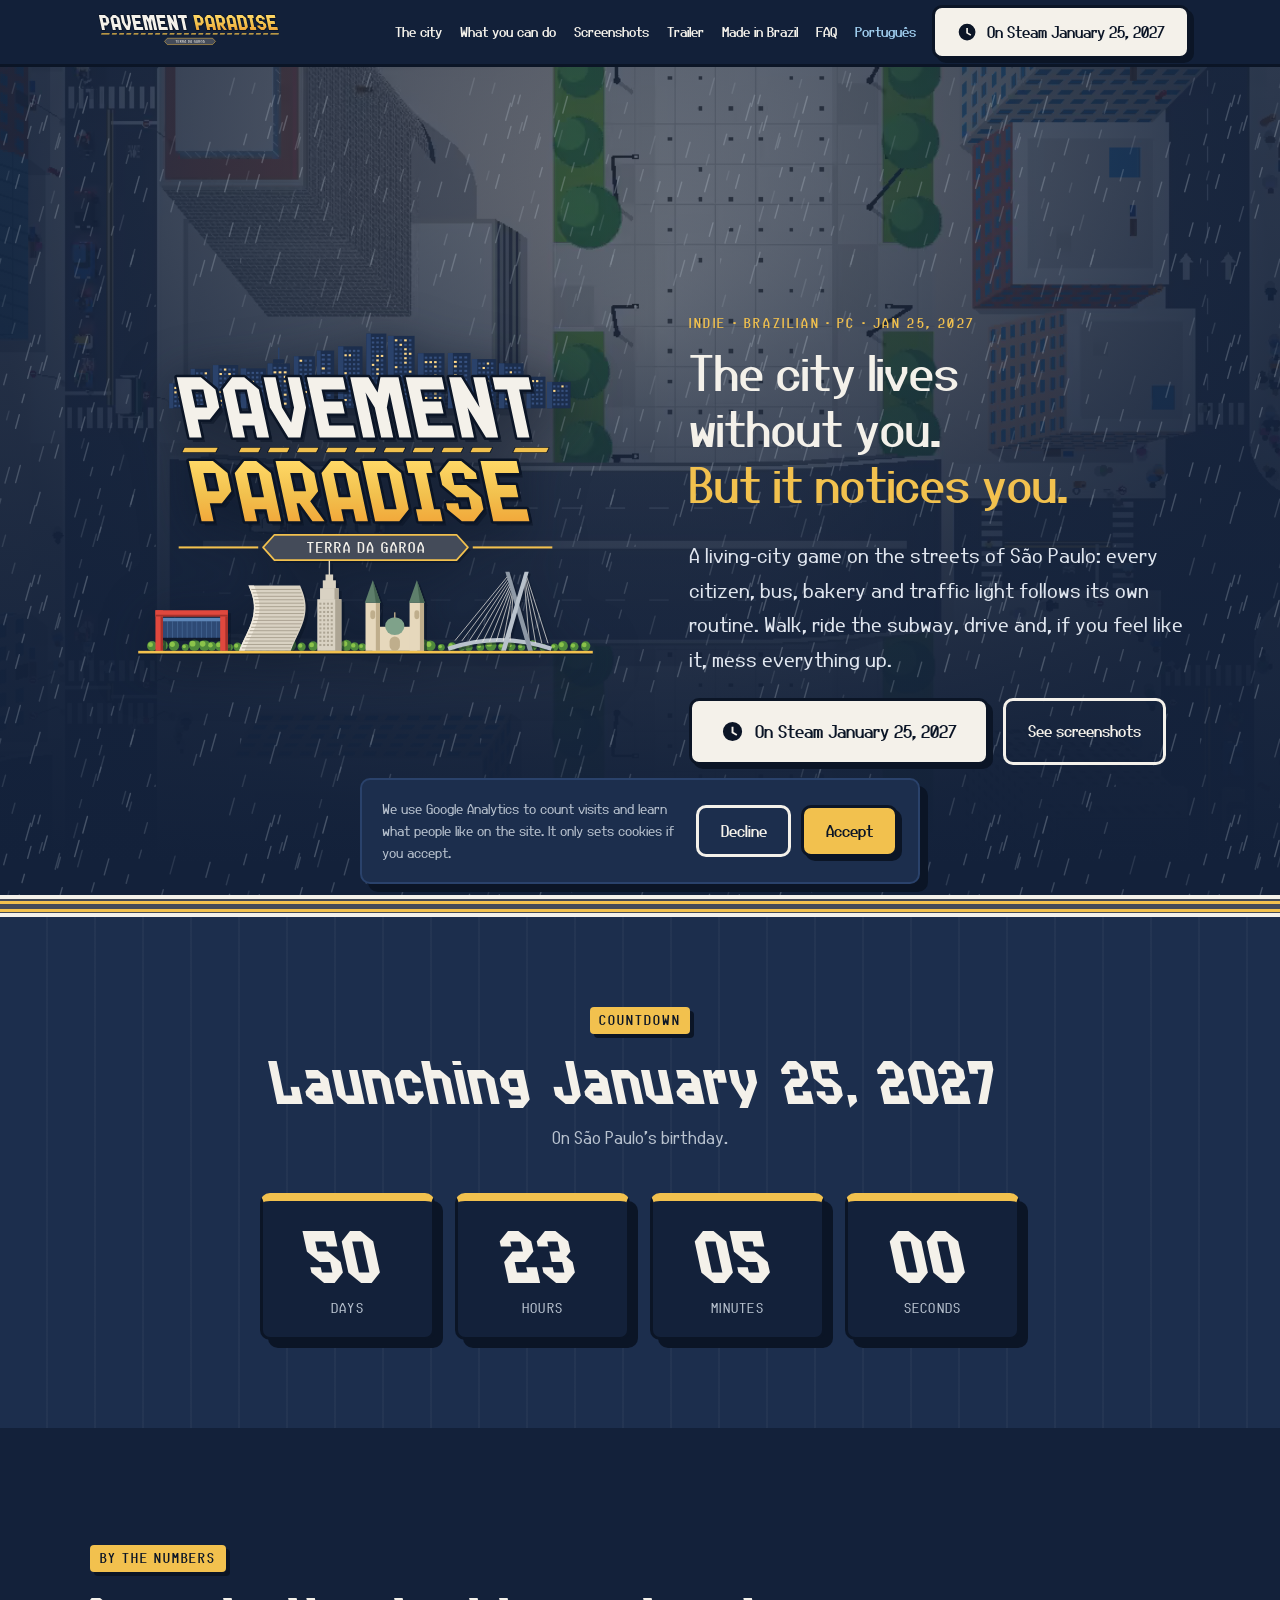
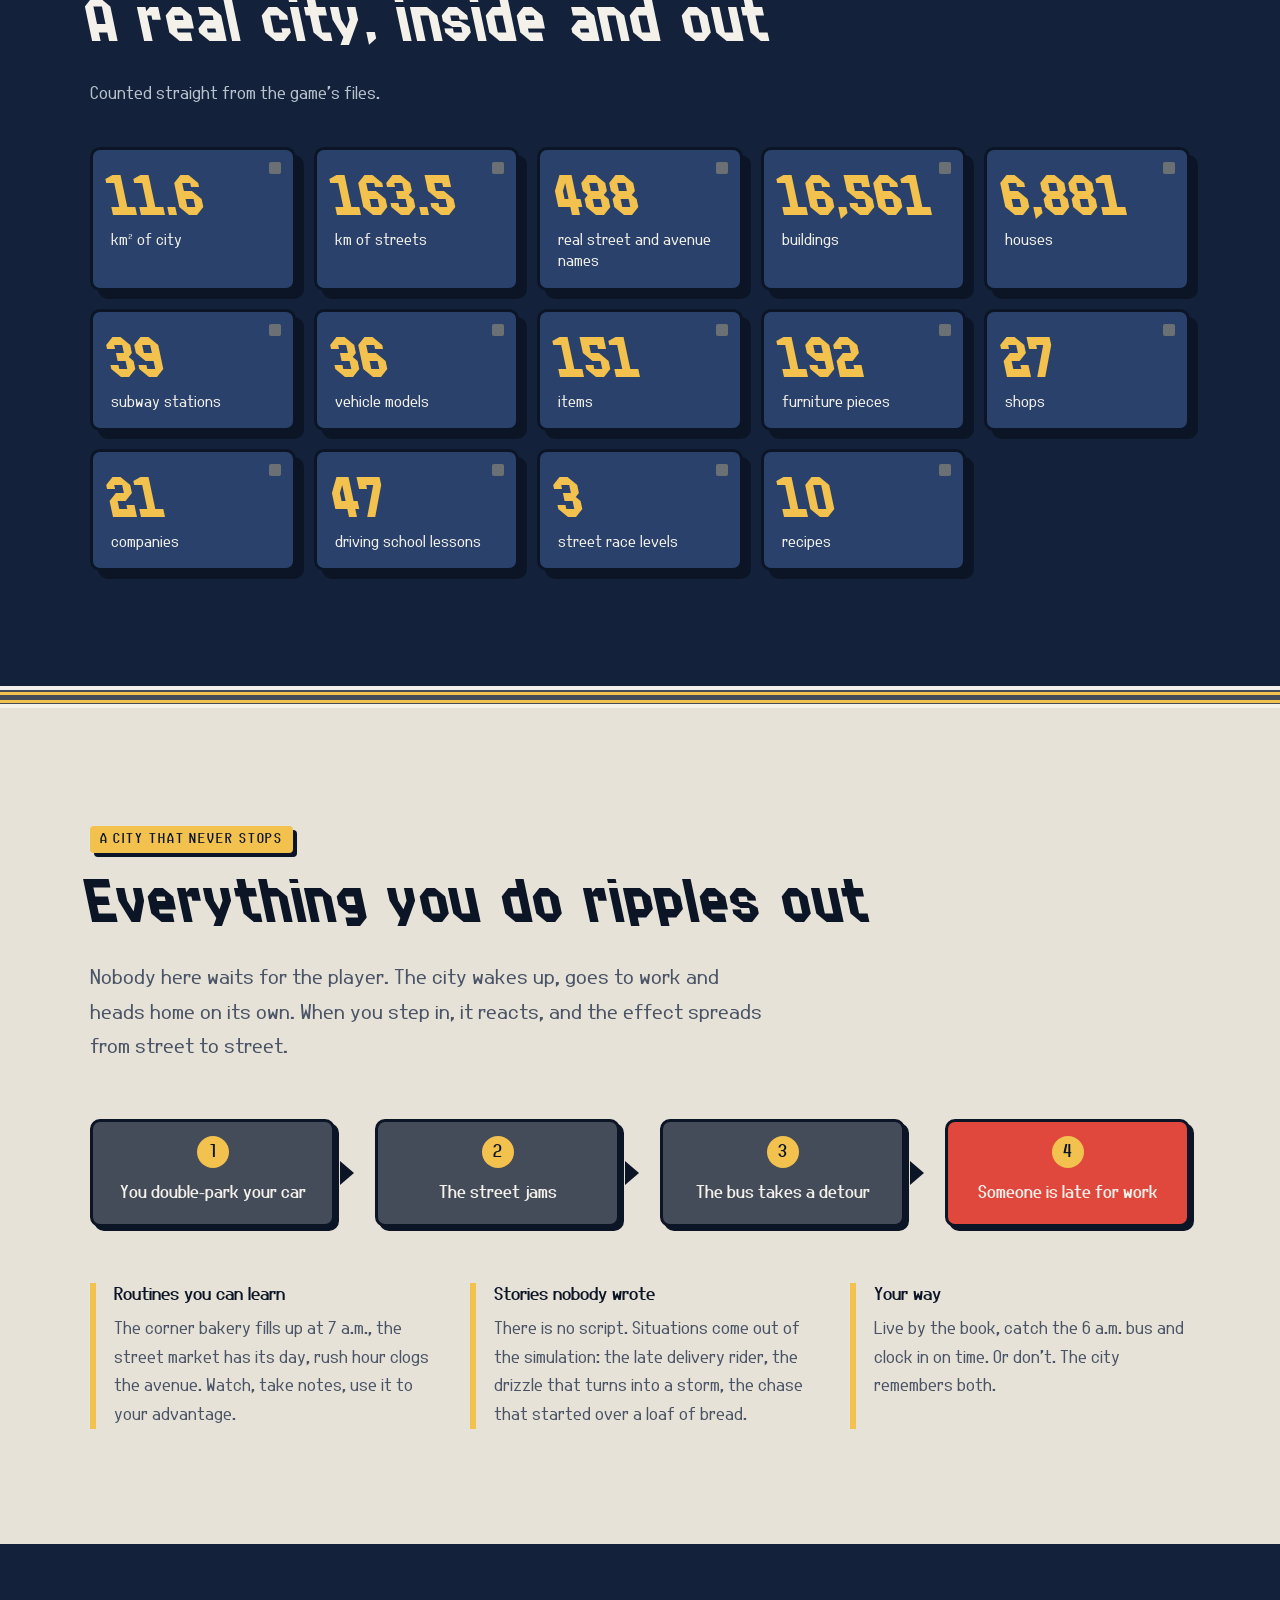
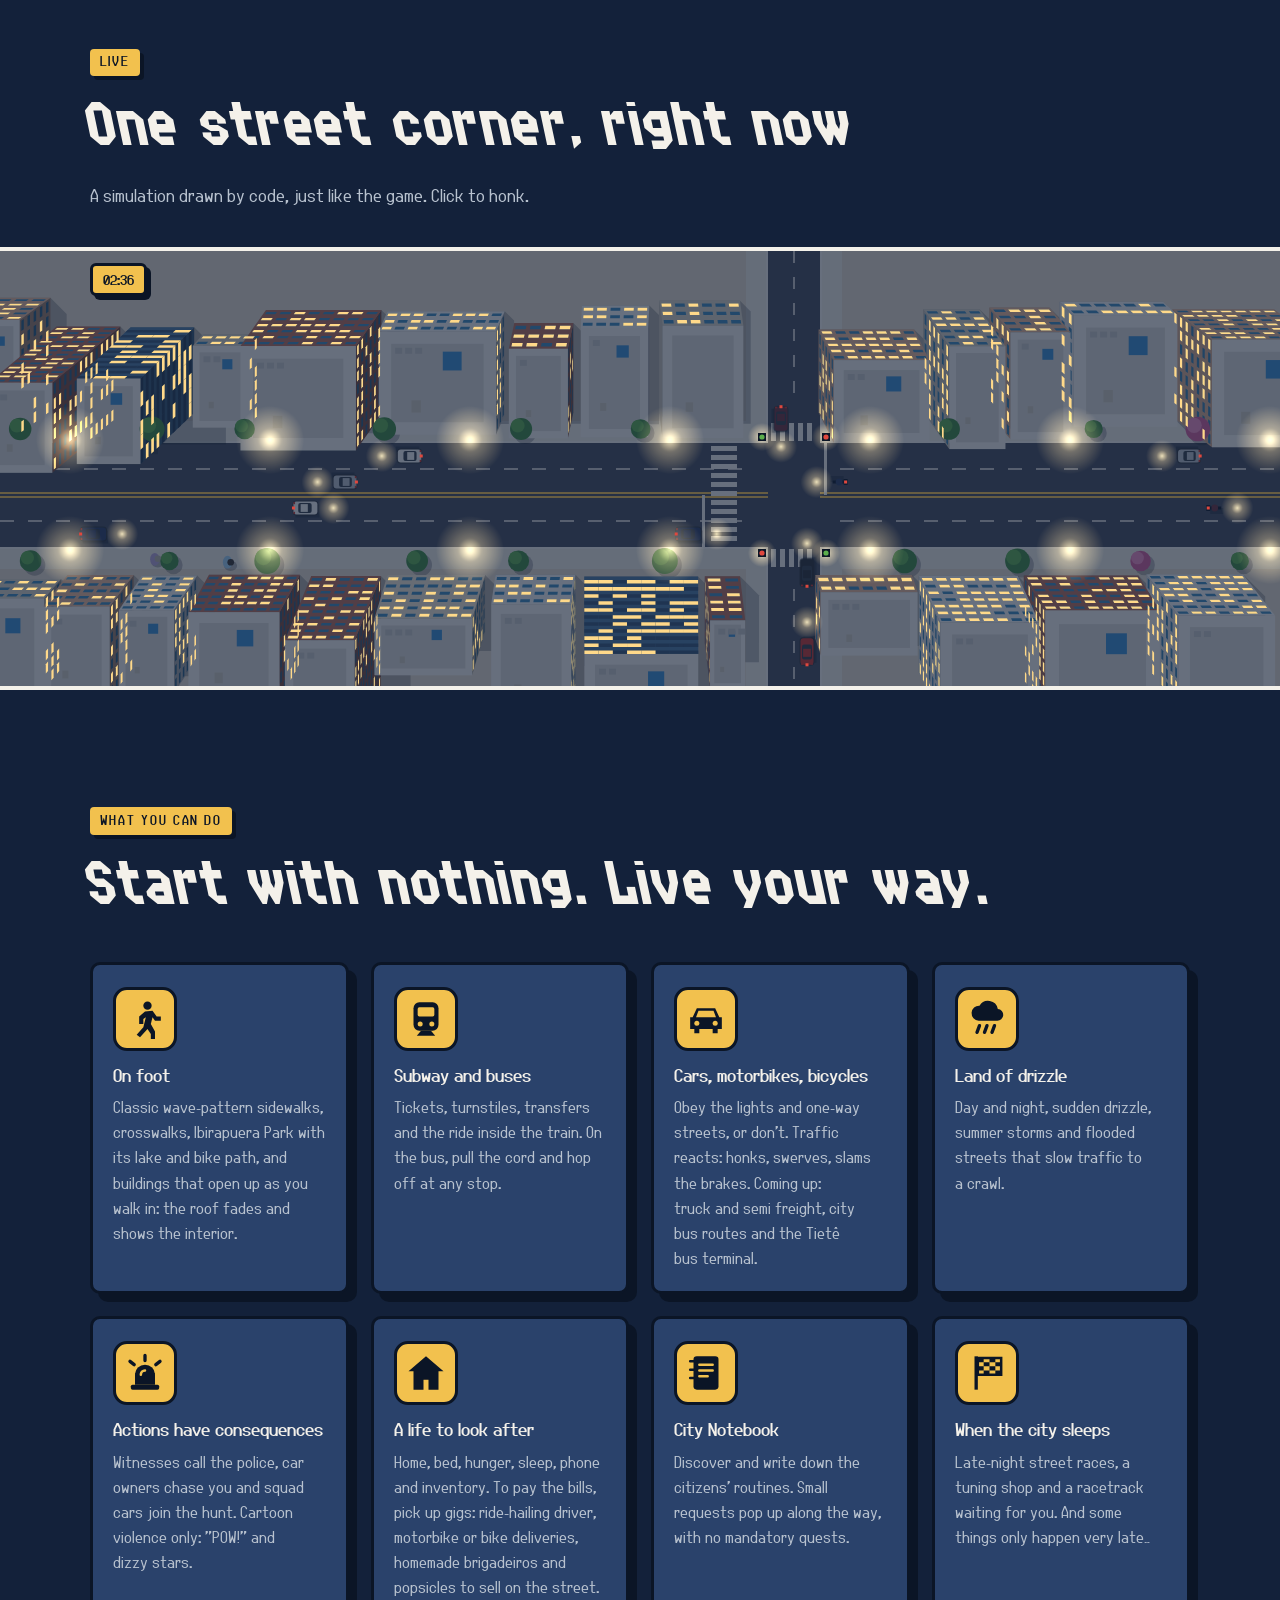
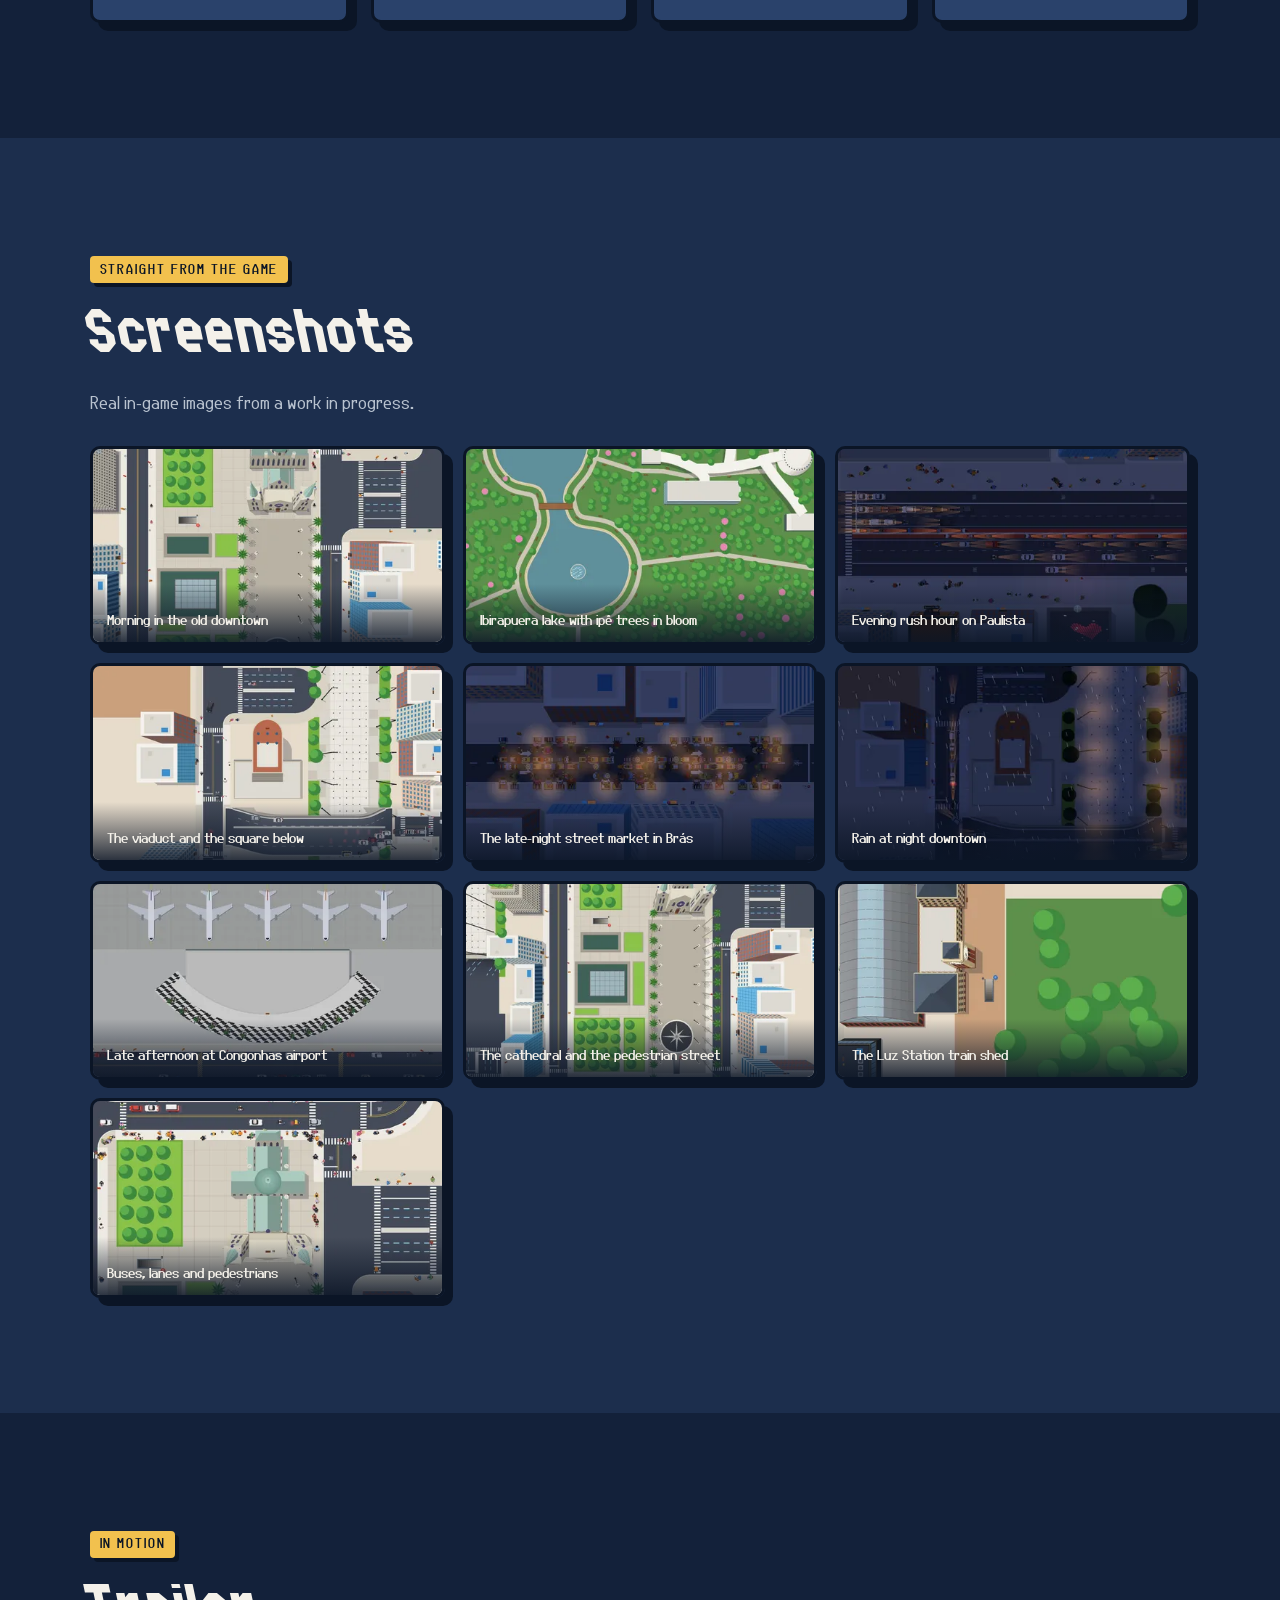
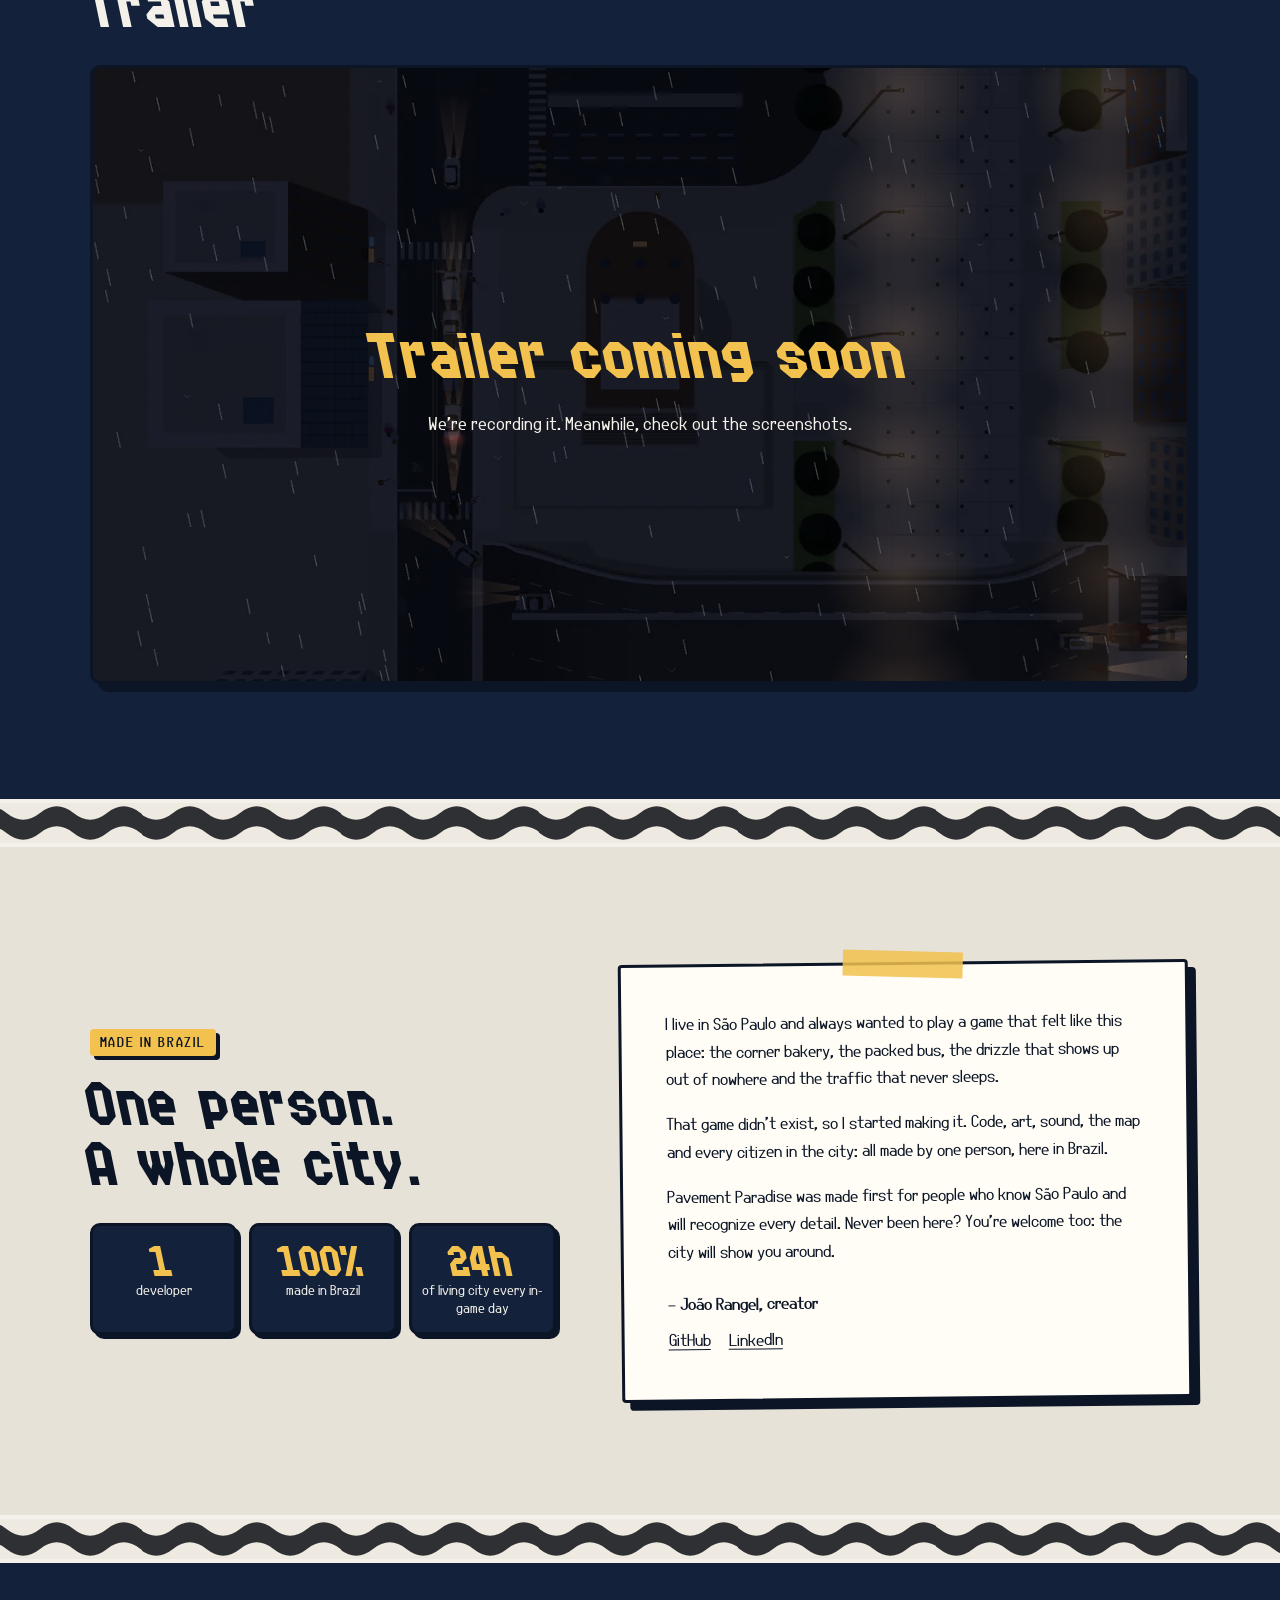
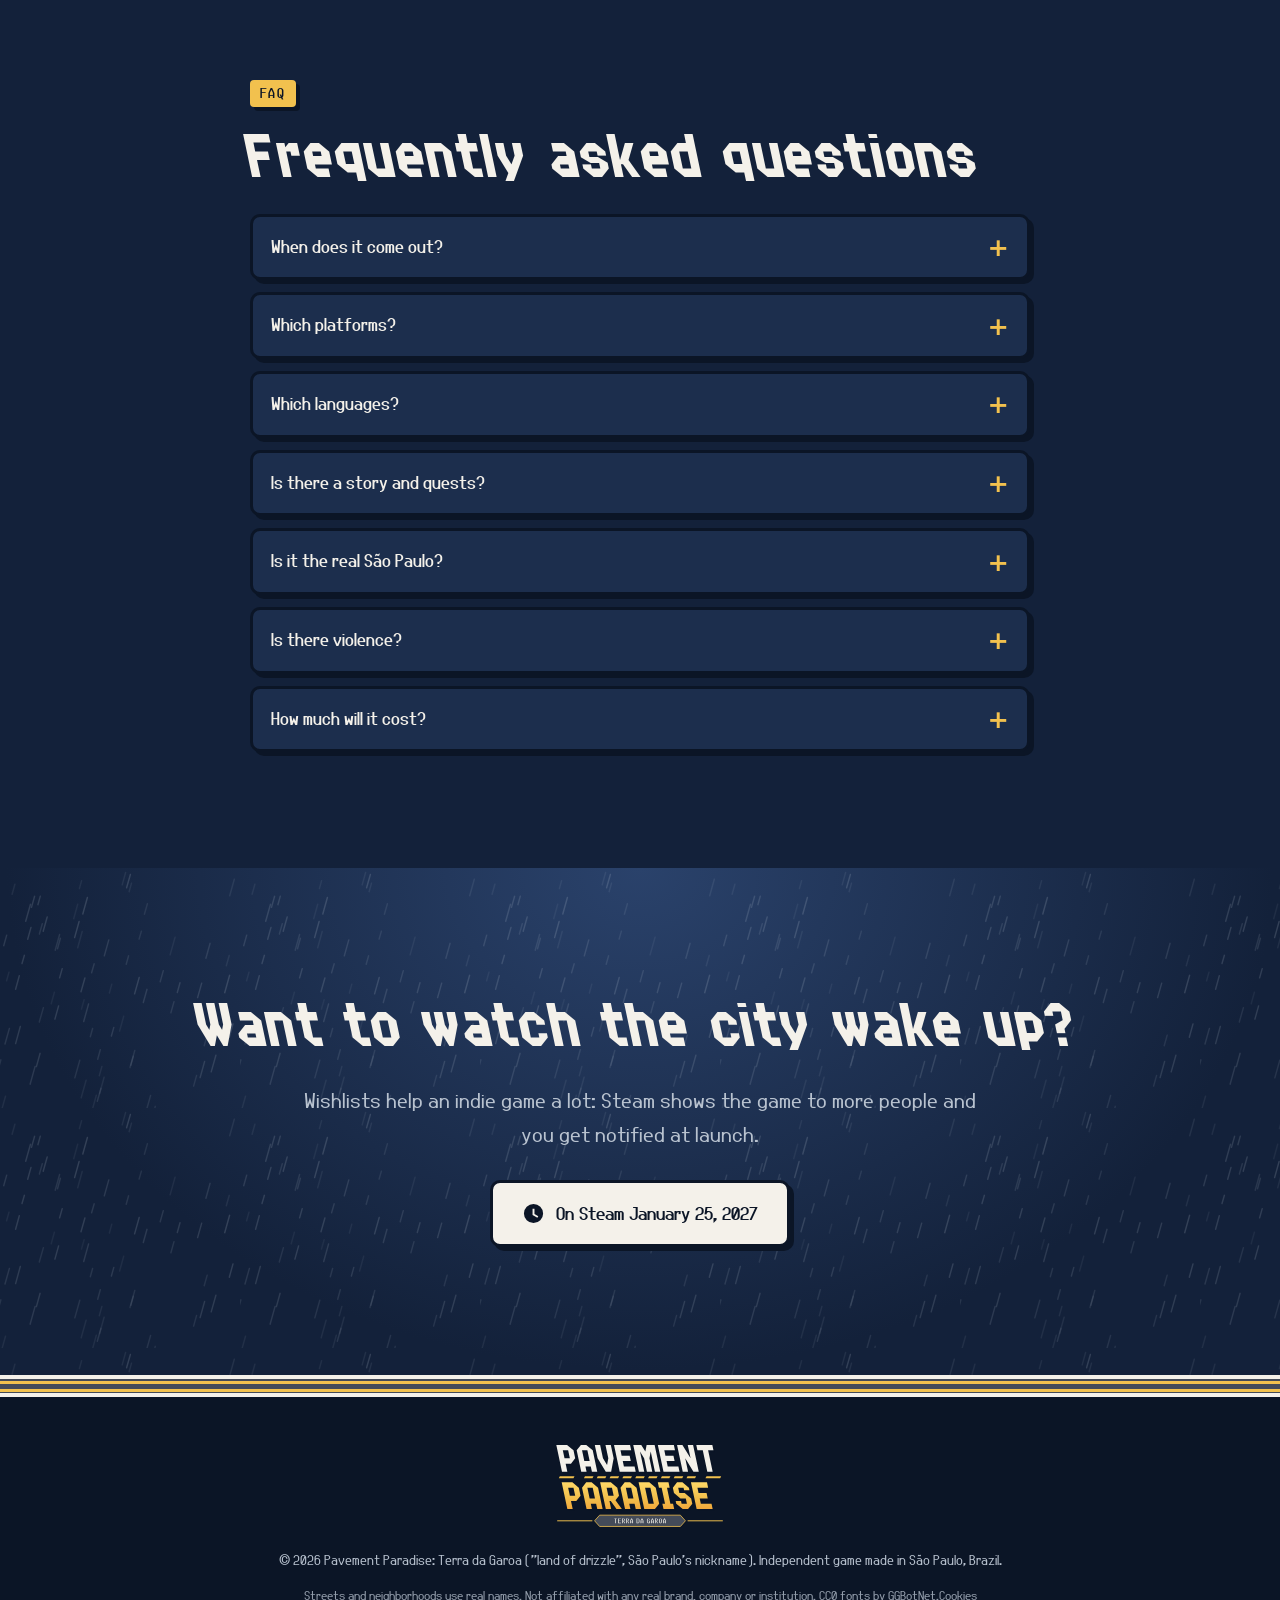
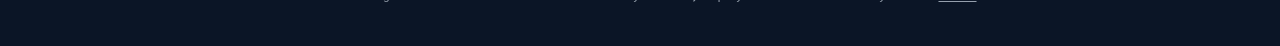
<file: en/index.html>
<!DOCTYPE html><html lang="en"><head><meta charset="utf-8"><meta name="viewport" content="width=device-width, initial-scale=1"><script>
      // Liga as animações de entrada (global.css "Animação ao rolar"); se o script delas não rodar em 3 s, desliga.
      document.documentElement.classList.add("js");
      setTimeout(function () {
        if (!window.__revealReady) document.documentElement.classList.remove("js");
      }, 3000);
    </script><script>
            window.dataLayer = window.dataLayer || [];
            function gtag() {
              dataLayer.push(arguments);
            }
            // Consent Mode: tudo negado até a pessoa aceitar no banner (Consent.astro).
            var ppConsent = null;
            try {
              ppConsent = localStorage.getItem("pp-consent");
            } catch (e) {}
            gtag("consent", "default", {
              ad_storage: "denied",
              ad_user_data: "denied",
              ad_personalization: "denied",
              analytics_storage: ppConsent === "granted" ? "granted" : "denied",
            });
            gtag("js", new Date());
          </script><script>(function(){const googleTag = "G-NRW5131ZDE";

            gtag("config", googleTag);
          })();</script><script async src="https://www.googletagmanager.com/gtag/js?id=G-NRW5131ZDE"></script><title>Pavement Paradise: Terra da Garoa — a living city in São Paulo</title><meta name="description" content="A Brazilian indie living-city game made by a single developer. Citizens with daily routines, subway, buses, traffic, drizzle and consequences on the streets of São Paulo. Launching on PC via Steam on January 25, 2027, São Paulo's birthday."><meta name="theme-color" content="#13213A"><link rel="canonical" href="https://pavementparadise.com/en/"><link rel="alternate" hreflang="pt-BR" href="https://pavementparadise.com/"><link rel="alternate" hreflang="en" href="https://pavementparadise.com/en/"><link rel="alternate" hreflang="x-default" href="https://pavementparadise.com/"><link rel="icon" href="/favicon.svg" type="image/svg+xml"><link rel="apple-touch-icon" href="/apple-touch-icon.png"><link rel="preload" href="/fonts/Jupiteroid-Regular.woff2" as="font" type="font/woff2" crossorigin><link rel="preload" href="/fonts/DeltaBlock-Italic.woff2" as="font" type="font/woff2" crossorigin><meta property="og:type" content="website"><meta property="og:site_name" content="Pavement Paradise: Terra da Garoa"><meta property="og:title" content="Pavement Paradise: Terra da Garoa — a living city in São Paulo"><meta property="og:description" content="A Brazilian indie living-city game made by a single developer. Citizens with daily routines, subway, buses, traffic, drizzle and consequences on the streets of São Paulo. Launching on PC via Steam on January 25, 2027, São Paulo's birthday."><meta property="og:url" content="https://pavementparadise.com/en/"><meta property="og:image" content="https://pavementparadise.com/og.png"><meta property="og:image:width" content="1200"><meta property="og:image:height" content="630"><meta property="og:image:alt" content="Top-down view of a downtown São Paulo neighborhood in the game, with faux-3D buildings, streets and pedestrians."><meta property="og:locale" content="en_US"><meta property="og:locale:alternate" content="pt_BR"><meta name="twitter:card" content="summary_large_image"><meta name="twitter:title" content="Pavement Paradise: Terra da Garoa — a living city in São Paulo"><meta name="twitter:description" content="A Brazilian indie living-city game made by a single developer. Citizens with daily routines, subway, buses, traffic, drizzle and consequences on the streets of São Paulo. Launching on PC via Steam on January 25, 2027, São Paulo's birthday."><meta name="twitter:image" content="https://pavementparadise.com/og.png"><script type="application/ld+json">{"@context":"https://schema.org","@type":"VideoGame","name":"Pavement Paradise: Terra da Garoa","description":"A Brazilian indie living-city game made by a single developer. Citizens with daily routines, subway, buses, traffic, drizzle and consequences on the streets of São Paulo. Launching on PC via Steam on January 25, 2027, São Paulo's birthday.","url":"https://pavementparadise.com/en/","image":"https://pavementparadise.com/og.png","inLanguage":["pt-BR","en"],"genre":["Simulation","Open world","Sandbox"],"gamePlatform":"PC","operatingSystem":"Windows","applicationCategory":"Game","playMode":"SinglePlayer","datePublished":"2027-01-25","author":{"@type":"Person","name":"João Rangel","sameAs":["https://github.com/joaohcrangel","https://www.linkedin.com/in/joaohcrangel/"]},"countryOfOrigin":{"@type":"Country","name":"Brazil"}}</script><link rel="stylesheet" href="/_astro/Base.C6nvcGiQ.css"><link rel="stylesheet" href="/_astro/Home.BSBsnCAQ.css"></head><body><a class="skip btn" href="#conteudo">Skip to content</a><header class="top" data-astro-cid-nen7h5rs><div class="bar wrap" data-astro-cid-nen7h5rs><a class="brand" href="/en/" data-astro-cid-nen7h5rs><img src="/_astro/logo-horizontal.CvQJzWiU.svg" alt="Pavement Paradise: Terra da Garoa" width="200" height="42" data-astro-cid-nen7h5rs></a><nav aria-label="Menu" data-astro-cid-nen7h5rs><details class="menu" data-astro-cid-nen7h5rs><summary aria-label="Menu" data-astro-cid-nen7h5rs><span data-astro-cid-nen7h5rs></span><span data-astro-cid-nen7h5rs></span><span data-astro-cid-nen7h5rs></span></summary><ul data-astro-cid-nen7h5rs><li data-astro-cid-nen7h5rs><a href="#cidade" data-astro-cid-nen7h5rs>The city</a></li><li data-astro-cid-nen7h5rs><a href="#recursos" data-astro-cid-nen7h5rs>What you can do</a></li><li data-astro-cid-nen7h5rs><a href="#fotos" data-astro-cid-nen7h5rs>Screenshots</a></li><li data-astro-cid-nen7h5rs><a href="#trailer" data-astro-cid-nen7h5rs>Trailer</a></li><li data-astro-cid-nen7h5rs><a href="#feito-no-brasil" data-astro-cid-nen7h5rs>Made in Brazil</a></li><li data-astro-cid-nen7h5rs><a href="#perguntas" data-astro-cid-nen7h5rs>FAQ</a></li><li class="lang" data-astro-cid-nen7h5rs><a href="/" hreflang="pt-BR" aria-label="Ver o site em português" data-lang-pick="pt-br" data-astro-cid-nen7h5rs>Português</a></li></ul></details></nav><div class="cta" data-astro-cid-nen7h5rs><span class="btn steam md" aria-disabled="true" title="The Steam page opens soon. Follow us to hear first." data-astro-cid-2whl55oc><svg class="ico" viewBox="0 0 24 24" aria-hidden="true" data-astro-cid-2whl55oc><path d="M12 2a10 10 0 1 0 0 20 10 10 0 0 0 0-20zm1 5v5.4l4 2.4-1 1.7-5-3V7z" data-astro-cid-2whl55oc></path></svg>On Steam January 25, 2027</span></div></div></header><script type="module">var e=document.querySelector(`.menu`),t=matchMedia(`(min-width: 1100px)`),n=()=>{e&&(e.open=t.matches)};n(),t.addEventListener(`change`,n),e?.querySelectorAll(`a`).forEach(n=>n.addEventListener(`click`,()=>{t.matches||(e.open=!1)})),document.querySelectorAll(`[data-lang-pick]`).forEach(e=>e.addEventListener(`click`,()=>{try{localStorage.setItem(`pp-lang`,e.dataset.langPick??``)}catch{}}));</script><main><section class="hero" id="conteudo" data-astro-cid-ge2uvauf><picture data-astro-cid-ge2uvauf="true"><source srcset="/_astro/fundo-video.BRCxv767_2hTNNN.avif 640w, /_astro/fundo-video.BRCxv767_Z1mHnON.avif 1280w" type="image/avif" sizes="100vw"><source srcset="/_astro/fundo-video.BRCxv767_Z2tQxtk.webp 640w, /_astro/fundo-video.BRCxv767_Z2b0wiL.webp 1280w" type="image/webp" sizes="100vw"><img src="/_astro/fundo-video.BRCxv767_Z14TXiC.png" srcset="/_astro/fundo-video.BRCxv767_28tqJi.png 640w, /_astro/fundo-video.BRCxv767_Z14TXiC.png 1280w" sizes="100vw" alt loading="eager" fetchpriority="high" data-astro-cid-ge2uvauf="true" decoding="async" width="1280" height="720" class="bg"></picture><video class="bg-video" muted loop playsinline preload="none" aria-hidden="true" data-src="/video/fundo.mp4" data-astro-cid-ge2uvauf></video><div class="garoa" aria-hidden="true" data-astro-cid-ge2uvauf></div><div class="inner wrap" data-astro-cid-ge2uvauf><img class="logo" src="/_astro/logo-full.DZNpPKRD.svg" alt="Pavement Paradise: Terra da Garoa" width="1600" height="1000" data-astro-cid-ge2uvauf><div class="copy" data-astro-cid-ge2uvauf><p class="eyebrow" data-astro-cid-ge2uvauf>Indie · Brazilian · PC · Jan 25, 2027</p><h1 data-astro-cid-ge2uvauf>The city lives without you.<span data-astro-cid-ge2uvauf>But it notices you.</span></h1><p class="lead" data-astro-cid-ge2uvauf>A living-city game on the streets of São Paulo: every citizen, bus, bakery and traffic light follows its own routine. Walk, ride the subway, drive and, if you feel like it, mess everything up.</p><div class="actions" data-astro-cid-ge2uvauf><span class="btn steam lg" aria-disabled="true" title="The Steam page opens soon. Follow us to hear first." data-astro-cid-2whl55oc><svg class="ico" viewBox="0 0 24 24" aria-hidden="true" data-astro-cid-2whl55oc><path d="M12 2a10 10 0 1 0 0 20 10 10 0 0 0 0-20zm1 5v5.4l4 2.4-1 1.7-5-3V7z" data-astro-cid-2whl55oc></path></svg>On Steam January 25, 2027</span><a class="btn btn--ghost" href="#fotos" data-astro-cid-ge2uvauf>See screenshots</a></div></div></div></section><script type="module">var e=document.querySelector(`.hero .bg-video`),t=navigator.connection;e&&!matchMedia(`(prefers-reduced-motion: reduce)`).matches&&!t?.saveData&&(e.src=e.dataset.src??``,e.addEventListener(`playing`,()=>e.classList.add(`on`),{once:!0}),e.play().catch(()=>{}));</script><div class="lane-divider" aria-hidden="true"></div><section class="countdown" data-target="2027-01-25T00:00:00-03:00" data-astro-cid-2p4quwok><div class="wrap" data-astro-cid-2p4quwok><span class="kicker" data-astro-cid-2p4quwok>Countdown</span><h2 data-astro-cid-2p4quwok>Launching January 25, 2027</h2><p class="note" data-astro-cid-2p4quwok>On São Paulo&#39;s birthday.</p><ol class="clock" aria-label="Time until launch" role="timer" data-astro-cid-2p4quwok><li data-astro-cid-2p4quwok><strong data-unit="days" data-astro-cid-2p4quwok>--</strong><span data-astro-cid-2p4quwok>days</span></li><li data-astro-cid-2p4quwok><strong data-unit="hours" data-astro-cid-2p4quwok>--</strong><span data-astro-cid-2p4quwok>hours</span></li><li data-astro-cid-2p4quwok><strong data-unit="minutes" data-astro-cid-2p4quwok>--</strong><span data-astro-cid-2p4quwok>minutes</span></li><li data-astro-cid-2p4quwok><strong data-unit="seconds" data-astro-cid-2p4quwok>--</strong><span data-astro-cid-2p4quwok>seconds</span></li></ol><p class="released" hidden data-astro-cid-2p4quwok><strong data-astro-cid-2p4quwok>Out now</strong><span data-astro-cid-2p4quwok>The city is alive. Come on in!</span></p></div></section><script type="module">var e=document.querySelector(`.countdown`);if(e){let t=new Date(e.dataset.target??``).getTime(),n=Object.fromEntries(Array.from(e.querySelectorAll(`[data-unit]`)).map(e=>[e.dataset.unit,e])),r=e.querySelector(`.clock`),i=e.querySelector(`.released`),a=e=>String(e).padStart(2,`0`),o=0,s=()=>{let e=t-Date.now();if(!(e>0)){r&&(r.hidden=!0),i&&(i.hidden=!1),window.clearInterval(o);return}let s=Math.floor(e/1e3),c={days:String(Math.floor(s/86400)),hours:a(Math.floor(s/3600)%24),minutes:a(Math.floor(s/60)%60),seconds:a(s%60)};for(let[e,t]of Object.entries(n)){let n=c[e];t&&t.textContent!==n&&(t.textContent=n,t.classList.remove(`tick`),t.offsetWidth,t.classList.add(`tick`))}};s(),o=window.setInterval(s,1e3)}</script><section class="section stats" id="numeros" data-astro-cid-23gkgyqt><div class="wrap" data-astro-cid-23gkgyqt><span class="kicker" data-astro-cid-23gkgyqt>By the numbers</span><h2 data-astro-cid-23gkgyqt>A real city, inside and out</h2><p class="note" data-astro-cid-23gkgyqt>Counted straight from the game&#39;s files.</p><ul class="grid" data-locale="en" data-astro-cid-23gkgyqt><li data-astro-cid-23gkgyqt><strong data-count="11.6" data-decimals="1" data-astro-cid-23gkgyqt>11.6</strong><span data-astro-cid-23gkgyqt>km² of city</span></li><li data-astro-cid-23gkgyqt><strong data-count="163.8" data-decimals="1" data-astro-cid-23gkgyqt>163.8</strong><span data-astro-cid-23gkgyqt>km of streets</span></li><li data-astro-cid-23gkgyqt><strong data-count="492" data-decimals="0" data-astro-cid-23gkgyqt>492</strong><span data-astro-cid-23gkgyqt>real street and avenue names</span></li><li data-astro-cid-23gkgyqt><strong data-count="17225" data-decimals="0" data-astro-cid-23gkgyqt>17,225</strong><span data-astro-cid-23gkgyqt>buildings</span></li><li data-astro-cid-23gkgyqt><strong data-count="7200" data-decimals="0" data-astro-cid-23gkgyqt>7,200</strong><span data-astro-cid-23gkgyqt>houses</span></li><li data-astro-cid-23gkgyqt><strong data-count="39" data-decimals="0" data-astro-cid-23gkgyqt>39</strong><span data-astro-cid-23gkgyqt>subway stations</span></li><li data-astro-cid-23gkgyqt><strong data-count="37" data-decimals="0" data-astro-cid-23gkgyqt>37</strong><span data-astro-cid-23gkgyqt>vehicle models</span></li><li data-astro-cid-23gkgyqt><strong data-count="157" data-decimals="0" data-astro-cid-23gkgyqt>157</strong><span data-astro-cid-23gkgyqt>items</span></li><li data-astro-cid-23gkgyqt><strong data-count="204" data-decimals="0" data-astro-cid-23gkgyqt>204</strong><span data-astro-cid-23gkgyqt>furniture pieces</span></li><li data-astro-cid-23gkgyqt><strong data-count="28" data-decimals="0" data-astro-cid-23gkgyqt>28</strong><span data-astro-cid-23gkgyqt>shops</span></li><li data-astro-cid-23gkgyqt><strong data-count="22" data-decimals="0" data-astro-cid-23gkgyqt>22</strong><span data-astro-cid-23gkgyqt>companies</span></li><li data-astro-cid-23gkgyqt><strong data-count="52" data-decimals="0" data-astro-cid-23gkgyqt>52</strong><span data-astro-cid-23gkgyqt>driving school lessons</span></li><li data-astro-cid-23gkgyqt><strong data-count="3" data-decimals="0" data-astro-cid-23gkgyqt>3</strong><span data-astro-cid-23gkgyqt>street race levels</span></li><li data-astro-cid-23gkgyqt><strong data-count="11" data-decimals="0" data-astro-cid-23gkgyqt>11</strong><span data-astro-cid-23gkgyqt>recipes</span></li></ul></div></section><script type="module">var e=document.querySelector(`.stats .grid`),t=matchMedia(`(prefers-reduced-motion: reduce)`).matches;if(e&&!t&&`IntersectionObserver`in window){let t=t=>new Intl.NumberFormat(e.dataset.locale,{minimumFractionDigits:t,maximumFractionDigits:t}),n=Array.from(e.querySelectorAll(`[data-count]`)),r=(e,n)=>{let r=Number(e.dataset.count),i=Number(e.dataset.decimals??0),a=t(i),o=1400+Math.min(900,Math.log10(r+1)*220),s=0,c=t=>{s||=t;let l=Math.min(1,(t-s-n)/o);if(l<0)return requestAnimationFrame(c);let u=1-(1-l)**3;e.textContent=a.format(i?Math.round(r*u*10)/10:Math.round(r*u)),l<1&&requestAnimationFrame(c)};requestAnimationFrame(c)};n.forEach(e=>e.textContent=t(Number(e.dataset.decimals??0)).format(0));let i=new IntersectionObserver(e=>{e.some(e=>e.isIntersecting)&&(i.disconnect(),n.forEach((e,t)=>r(e,t*70)))},{threshold:.2});i.observe(e)}</script><div class="lane-divider" aria-hidden="true"></div><section class="section section--light" id="cidade" data-astro-cid-zo6cikw2><div class="wrap" data-astro-cid-zo6cikw2><span class="kicker" data-astro-cid-zo6cikw2>A city that never stops</span><h2 data-astro-cid-zo6cikw2>Everything you do ripples out</h2><p class="lead" data-astro-cid-zo6cikw2>Nobody here waits for the player. The city wakes up, goes to work and heads home on its own. When you step in, it reacts, and the effect spreads from street to street.</p><ol class="chain" aria-label="Example of a chain reaction" data-astro-cid-zo6cikw2><li style="--i:0" data-astro-cid-zo6cikw2>You double-park your car</li><li style="--i:1" data-astro-cid-zo6cikw2>The street jams</li><li style="--i:2" data-astro-cid-zo6cikw2>The bus takes a detour</li><li style="--i:3" data-astro-cid-zo6cikw2>Someone is late for work</li></ol><div class="points" data-astro-cid-zo6cikw2><article data-astro-cid-zo6cikw2><h3 data-astro-cid-zo6cikw2>Routines you can learn</h3><p data-astro-cid-zo6cikw2>The corner bakery fills up at 7 a.m., the street market has its day, rush hour clogs the avenue. Watch, take notes, use it to your advantage.</p></article><article data-astro-cid-zo6cikw2><h3 data-astro-cid-zo6cikw2>Stories nobody wrote</h3><p data-astro-cid-zo6cikw2>There is no script. Situations come out of the simulation: the late delivery rider, the drizzle that turns into a storm, the chase that started over a loaf of bread.</p></article><article data-astro-cid-zo6cikw2><h3 data-astro-cid-zo6cikw2>Your way</h3><p data-astro-cid-zo6cikw2>Live by the book, catch the 6 a.m. bus and clock in on time. Or don&#39;t. The city remembers both.</p></article></div></div></section><section class="live" id="ao-vivo" data-astro-cid-qhpmk4f7><div class="wrap live-head" data-astro-cid-qhpmk4f7><span class="kicker" data-astro-cid-qhpmk4f7>Live</span><h2 data-astro-cid-qhpmk4f7>One street corner, right now</h2><p class="note" data-astro-cid-qhpmk4f7>A simulation drawn by code, just like the game. Click to honk.</p></div><div class="stage" data-honk="BEEP-BEEP!" data-astro-cid-qhpmk4f7><canvas role="img" aria-label="Animation of a city corner with cars, buses, pedestrians, a traffic light and drizzle." data-astro-cid-qhpmk4f7></canvas><div class="hud" aria-hidden="true" data-astro-cid-qhpmk4f7><span class="clock" data-astro-cid-qhpmk4f7>--:--</span><span class="rain" hidden data-astro-cid-qhpmk4f7>☂ drizzle</span></div></div></section><script type="module" src="/_astro/LiveCity.astro_astro_type_script_index_0_lang.63e23IyL.js"></script><section class="section" id="recursos" data-astro-cid-cognygiv><div class="wrap" data-astro-cid-cognygiv><span class="kicker" data-astro-cid-cognygiv>What you can do</span><h2 data-astro-cid-cognygiv>Start with nothing. Live your way.</h2><ul class="grid" data-astro-cid-cognygiv><li class="card" data-astro-cid-cognygiv><span class="badge" data-astro-cid-cognygiv><svg class="icon" viewBox="0 0 48 48" aria-hidden="true" fill="currentColor" data-astro-cid-ccg5yoga><circle cx="27" cy="8" r="5"/><path d="M24 15l-7 6v9h5v-6l3-2-3 12-8 9 4 3 9-10 4 6v9h5V39l-5-9 2-8 3 4h7v-5h-5l-5-7z"/></svg></span><h3 data-astro-cid-cognygiv>On foot</h3><p data-astro-cid-cognygiv>Classic wave-pattern sidewalks, crosswalks, Ibirapuera Park with its lake and bike path, and buildings that open up as you walk in: the roof fades and shows the interior.</p></li><li class="card" data-astro-cid-cognygiv><span class="badge" data-astro-cid-cognygiv><svg class="icon" viewBox="0 0 48 48" aria-hidden="true" fill="currentColor" data-astro-cid-ccg5yoga><rect x="9" y="4" width="30" height="34" rx="7"/><rect x="14" y="10" width="20" height="11" rx="2" fill="var(--ic-bg)"/><circle cx="17" cy="30" r="3" fill="var(--ic-bg)"/><circle cx="31" cy="30" r="3" fill="var(--ic-bg)"/><path d="M13 44l5-6h12l5 6z"/></svg></span><h3 data-astro-cid-cognygiv>Subway and buses</h3><p data-astro-cid-cognygiv>Tickets, turnstiles, transfers and the ride inside the train. On the bus, pull the cord and hop off at any stop.</p></li><li class="card" data-astro-cid-cognygiv><span class="badge" data-astro-cid-cognygiv><svg class="icon" viewBox="0 0 48 48" aria-hidden="true" fill="currentColor" data-astro-cid-ccg5yoga><path d="M8 22l5-11h22l5 11h3v14h-5v5h-6v-5H16v5h-6v-5H5V22z"/><path d="M15 14h18l3 8H12z" fill="var(--ic-bg)"/><circle cx="13" cy="29" r="3" fill="var(--ic-bg)"/><circle cx="35" cy="29" r="3" fill="var(--ic-bg)"/></svg></span><h3 data-astro-cid-cognygiv>Cars, motorbikes, bicycles</h3><p data-astro-cid-cognygiv>Obey the lights and one-way streets, or don&#39;t. Traffic reacts: honks, swerves, slams the brakes. Coming up: truck and semi freight, city bus routes and the Tietê bus terminal.</p></li><li class="card" data-astro-cid-cognygiv><span class="badge" data-astro-cid-cognygiv><svg class="icon" viewBox="0 0 48 48" aria-hidden="true" fill="currentColor" data-astro-cid-ccg5yoga><path d="M14 26a9 9 0 0 1 1-18 12 12 0 0 1 22 4 7 7 0 0 1-1 14z"/><path d="M15 32l-3 8M24 32l-3 8M33 32l-3 8" stroke="currentColor" stroke-width="4" stroke-linecap="round" fill="none"/></svg></span><h3 data-astro-cid-cognygiv>Land of drizzle</h3><p data-astro-cid-cognygiv>Day and night, sudden drizzle, summer storms and flooded streets that slow traffic to a crawl.</p></li><li class="card" data-astro-cid-cognygiv><span class="badge" data-astro-cid-cognygiv><svg class="icon" viewBox="0 0 48 48" aria-hidden="true" fill="currentColor" data-astro-cid-ccg5yoga><path d="M12 38V26a12 12 0 0 1 24 0v12z"/><rect x="7" y="38" width="34" height="6" rx="2"/><path d="M24 3v6M6 10l5 4M42 10l-5 4" stroke="currentColor" stroke-width="4" stroke-linecap="round"/><path d="M19 26a5 5 0 0 1 5-5" stroke="var(--ic-bg)" stroke-width="3" fill="none" stroke-linecap="round"/></svg></span><h3 data-astro-cid-cognygiv>Actions have consequences</h3><p data-astro-cid-cognygiv>Witnesses call the police, car owners chase you and squad cars join the hunt. Cartoon violence only: &quot;POW!&quot; and dizzy stars.</p></li><li class="card" data-astro-cid-cognygiv><span class="badge" data-astro-cid-cognygiv><svg class="icon" viewBox="0 0 48 48" aria-hidden="true" fill="currentColor" data-astro-cid-ccg5yoga><path d="M24 4L3 22h6v22h12V32h6v12h12V22h6z"/></svg></span><h3 data-astro-cid-cognygiv>A life to look after</h3><p data-astro-cid-cognygiv>Home, bed, hunger, sleep, phone and inventory. To pay the bills, pick up gigs: ride-hailing driver, motorbike or bike deliveries, homemade brigadeiros and popsicles to sell on the street.</p></li><li class="card" data-astro-cid-cognygiv><span class="badge" data-astro-cid-cognygiv><svg class="icon" viewBox="0 0 48 48" aria-hidden="true" fill="currentColor" data-astro-cid-ccg5yoga><rect x="9" y="4" width="30" height="40" rx="4"/><path d="M16 14h16M16 21h16M16 28h10" stroke="var(--ic-bg)" stroke-width="3" stroke-linecap="round"/><path d="M5 10h8M5 20h8M5 30h8" stroke="currentColor" stroke-width="3" stroke-linecap="round"/></svg></span><h3 data-astro-cid-cognygiv>City Notebook</h3><p data-astro-cid-cognygiv>Discover and write down the citizens&#39; routines. Small requests pop up along the way, with no mandatory quests.</p></li><li class="card" data-astro-cid-cognygiv><span class="badge" data-astro-cid-cognygiv><svg class="icon" viewBox="0 0 48 48" aria-hidden="true" fill="currentColor" data-astro-cid-ccg5yoga><path d="M9 4h4v40H9z"/><path d="M13 6h28v20H13z" fill="var(--ic-bg)" stroke="currentColor" stroke-width="3"/><path d="M13 6h7v5h-7zM27 6h7v5h-7zM20 11h7v5h-7zM34 11h7v5h-7zM13 16h7v5h-7zM27 16h7v5h-7zM20 21h7v5h-7zM34 21h7v5h-7z"/></svg></span><h3 data-astro-cid-cognygiv>When the city sleeps</h3><p data-astro-cid-cognygiv>Late-night street races, a tuning shop and a racetrack waiting for you. And some things only happen very late…</p></li></ul></div></section><section class="section section--navy" id="fotos" data-astro-cid-rj65ajc3><div class="wrap" data-astro-cid-rj65ajc3><span class="kicker" data-astro-cid-rj65ajc3>Straight from the game</span><h2 data-astro-cid-rj65ajc3>Screenshots</h2><p class="note" data-astro-cid-rj65ajc3>Real in-game images from a work in progress.</p><ul class="grid" data-astro-cid-rj65ajc3><li data-astro-cid-rj65ajc3><a href="/_astro/centro-se.BOhSx023_2nXqCW.webp" data-index="0" data-caption="Morning in the old downtown" data-astro-cid-rj65ajc3><img src="/_astro/centro-se.BOhSx023_2nXqCW.webp" srcset="/_astro/centro-se.BOhSx023_Z1Qv1B.webp 480w, /_astro/centro-se.BOhSx023_WH5EQ.webp 800w" alt="Morning in the old downtown" sizes="(min-width: 900px) 33vw, 100vw" data-astro-cid-rj65ajc3="true" loading="lazy" decoding="async" width="1920" height="1080"><span data-astro-cid-rj65ajc3>Morning in the old downtown</span></a></li><li data-astro-cid-rj65ajc3><a href="/_astro/ibirapuera.hugdrfbR_ZSuM6j.webp" data-index="1" data-caption="Ibirapuera lake with ipê trees in bloom" data-astro-cid-rj65ajc3><img src="/_astro/ibirapuera.hugdrfbR_ZSuM6j.webp" srcset="/_astro/ibirapuera.hugdrfbR_2o2pgA.webp 480w, /_astro/ibirapuera.hugdrfbR_1EnxjF.webp 800w" alt="Ibirapuera lake with ipê trees in bloom" sizes="(min-width: 900px) 33vw, 100vw" data-astro-cid-rj65ajc3="true" loading="lazy" decoding="async" width="1920" height="1080"><span data-astro-cid-rj65ajc3>Ibirapuera lake with ipê trees in bloom</span></a></li><li data-astro-cid-rj65ajc3><a href="/_astro/paulista-rush.Bx3w0psT_ZdMlRp.webp" data-index="2" data-caption="Evening rush hour on Paulista" data-astro-cid-rj65ajc3><img src="/_astro/paulista-rush.Bx3w0psT_ZdMlRp.webp" srcset="/_astro/paulista-rush.Bx3w0psT_Z2hEs0N.webp 480w, /_astro/paulista-rush.Bx3w0psT_Z1AGpn9.webp 800w" alt="Evening rush hour on Paulista" sizes="(min-width: 900px) 33vw, 100vw" data-astro-cid-rj65ajc3="true" loading="lazy" decoding="async" width="1920" height="1080"><span data-astro-cid-rj65ajc3>Evening rush hour on Paulista</span></a></li><li data-astro-cid-rj65ajc3><a href="/_astro/centro-viaduto.CcwAR98d_ZQqAP9.webp" data-index="3" data-caption="The viaduct and the square below" data-astro-cid-rj65ajc3><img src="/_astro/centro-viaduto.CcwAR98d_ZQqAP9.webp" srcset="/_astro/centro-viaduto.CcwAR98d_2eCqpp.webp 480w, /_astro/centro-viaduto.CcwAR98d_2dMxas.webp 800w" alt="The viaduct and the square below" sizes="(min-width: 900px) 33vw, 100vw" data-astro-cid-rj65ajc3="true" loading="lazy" decoding="async" width="1920" height="1080"><span data-astro-cid-rj65ajc3>The viaduct and the square below</span></a></li><li data-astro-cid-rj65ajc3><a href="/_astro/bras-feira.D93MDc52_Z1rVET4.webp" data-index="4" data-caption="The late-night street market in Brás" data-astro-cid-rj65ajc3><img src="/_astro/bras-feira.D93MDc52_Z1rVET4.webp" srcset="/_astro/bras-feira.D93MDc52_Z1ydKfL.webp 480w, /_astro/bras-feira.D93MDc52_Z2hRCcG.webp 800w" alt="The late-night street market in Brás" sizes="(min-width: 900px) 33vw, 100vw" data-astro-cid-rj65ajc3="true" loading="lazy" decoding="async" width="1920" height="1080"><span data-astro-cid-rj65ajc3>The late-night street market in Brás</span></a></li><li data-astro-cid-rj65ajc3><a href="/_astro/noite-chuva.BrnPfTOj_1JFzFC.webp" data-index="5" data-caption="Rain at night downtown" data-astro-cid-rj65ajc3><img src="/_astro/noite-chuva.BrnPfTOj_1JFzFC.webp" srcset="/_astro/noite-chuva.BrnPfTOj_Zgxumg.webp 480w, /_astro/noite-chuva.BrnPfTOj_1s8EFp.webp 800w" alt="Rain at night downtown" sizes="(min-width: 900px) 33vw, 100vw" data-astro-cid-rj65ajc3="true" loading="lazy" decoding="async" width="1920" height="1080"><span data-astro-cid-rj65ajc3>Rain at night downtown</span></a></li><li data-astro-cid-rj65ajc3><a href="/_astro/congonhas.DE9WwUW5_ZWEarF.webp" data-index="6" data-caption="Late afternoon at Congonhas airport" data-astro-cid-rj65ajc3><img src="/_astro/congonhas.DE9WwUW5_ZWEarF.webp" srcset="/_astro/congonhas.DE9WwUW5_ZCtlgs.webp 480w, /_astro/congonhas.DE9WwUW5_m5fq0.webp 800w" alt="Late afternoon at Congonhas airport" sizes="(min-width: 900px) 33vw, 100vw" data-astro-cid-rj65ajc3="true" loading="lazy" decoding="async" width="1920" height="1080"><span data-astro-cid-rj65ajc3>Late afternoon at Congonhas airport</span></a></li><li data-astro-cid-rj65ajc3><a href="/_astro/centro-catedral.nSEE9uv6_Z2tkD8K.webp" data-index="7" data-caption="The cathedral and the pedestrian street" data-astro-cid-rj65ajc3><img src="/_astro/centro-catedral.nSEE9uv6_Z2tkD8K.webp" srcset="/_astro/centro-catedral.nSEE9uv6_Z1Buc8E.webp 480w, /_astro/centro-catedral.nSEE9uv6_22MIsg.webp 800w" alt="The cathedral and the pedestrian street" sizes="(min-width: 900px) 33vw, 100vw" data-astro-cid-rj65ajc3="true" loading="lazy" decoding="async" width="1920" height="1080"><span data-astro-cid-rj65ajc3>The cathedral and the pedestrian street</span></a></li><li data-astro-cid-rj65ajc3><a href="/_astro/estacao-luz.RxAs6OtT_Z1ycxoq.webp" data-index="8" data-caption="The Luz Station train shed" data-astro-cid-rj65ajc3><img src="/_astro/estacao-luz.RxAs6OtT_Z1ycxoq.webp" srcset="/_astro/estacao-luz.RxAs6OtT_25275F.webp 480w, /_astro/estacao-luz.RxAs6OtT_Z1gsQFA.webp 800w" alt="The Luz Station train shed" sizes="(min-width: 900px) 33vw, 100vw" data-astro-cid-rj65ajc3="true" loading="lazy" decoding="async" width="1920" height="1080"><span data-astro-cid-rj65ajc3>The Luz Station train shed</span></a></li><li data-astro-cid-rj65ajc3><a href="/_astro/centro-praca.CA8jrQLx_Zudcnv.webp" data-index="9" data-caption="Buses, lanes and pedestrians" data-astro-cid-rj65ajc3><img src="/_astro/centro-praca.CA8jrQLx_Zudcnv.webp" srcset="/_astro/centro-praca.CA8jrQLx_Z1i69Pi.webp 480w, /_astro/centro-praca.CA8jrQLx_yhPHE.webp 800w" alt="Buses, lanes and pedestrians" sizes="(min-width: 900px) 33vw, 100vw" data-astro-cid-rj65ajc3="true" loading="lazy" decoding="async" width="1920" height="1080"><span data-astro-cid-rj65ajc3>Buses, lanes and pedestrians</span></a></li></ul></div><dialog class="lightbox" aria-label="Screenshots" data-astro-cid-rj65ajc3><figure data-astro-cid-rj65ajc3><img alt="" data-astro-cid-rj65ajc3><figcaption data-astro-cid-rj65ajc3></figcaption></figure><button class="nav prev" type="button" aria-label="Previous" data-astro-cid-rj65ajc3>‹</button><button class="nav next" type="button" aria-label="Next" data-astro-cid-rj65ajc3>›</button><button class="close" type="button" aria-label="Close" data-astro-cid-rj65ajc3>×</button></dialog></section><script type="module">var e=document.querySelector(`.lightbox`),t=[...document.querySelectorAll(`#fotos .grid a`)];if(e&&t.length){let n=e.querySelector(`img`),r=e.querySelector(`figcaption`),i=0,a=e=>{i=(e+t.length)%t.length,n.src=t[i].href,n.alt=t[i].dataset.caption??``,r.textContent=t[i].dataset.caption??``};t.forEach((t,n)=>t.addEventListener(`click`,t=>{t.preventDefault(),a(n),e.showModal()})),e.querySelector(`.prev`).addEventListener(`click`,()=>a(i-1)),e.querySelector(`.next`).addEventListener(`click`,()=>a(i+1)),e.querySelector(`.close`).addEventListener(`click`,()=>e.close()),e.addEventListener(`click`,t=>{t.target===e&&e.close()}),e.addEventListener(`keydown`,e=>{e.key===`ArrowLeft`&&a(i-1),e.key===`ArrowRight`&&a(i+1)});let o=0;e.addEventListener(`touchstart`,e=>o=e.touches[0].clientX,{passive:!0}),e.addEventListener(`touchend`,e=>{let t=e.changedTouches[0].clientX-o;Math.abs(t)>50&&a(i+(t<0?1:-1))})}</script><section class="section" id="trailer" data-astro-cid-mos457ih><div class="wrap" data-astro-cid-mos457ih><span class="kicker" data-astro-cid-mos457ih>In motion</span><h2 data-astro-cid-mos457ih>Trailer</h2><div class="yt soon" data-astro-cid-mos457ih><img src="/_astro/noite-chuva.BrnPfTOj_ZnnRE3.webp" alt="" loading="lazy" data-astro-cid-mos457ih><div class="soon-text" data-astro-cid-mos457ih><strong data-astro-cid-mos457ih>Trailer coming soon</strong><span data-astro-cid-mos457ih>We&#39;re recording it. Meanwhile, check out the screenshots.</span></div></div></div></section><script type="module">document.querySelectorAll(`.yt[data-id]`).forEach(e=>{e.querySelector(`button`)?.addEventListener(`click`,()=>{let t=document.createElement(`iframe`);t.src=`https://www.youtube-nocookie.com/embed/${e.dataset.id}?autoplay=1&rel=0`,t.title=`YouTube`,t.allow=`autoplay; encrypted-media; picture-in-picture; fullscreen`,t.allowFullscreen=!0,e.replaceChildren(t)})});</script><div class="calcada" aria-hidden="true" data-astro-cid-2df5eaka></div><section class="section section--light" id="feito-no-brasil" data-astro-cid-2df5eaka><div class="wrap layout" data-astro-cid-2df5eaka><div data-astro-cid-2df5eaka><span class="kicker" data-astro-cid-2df5eaka>Made in Brazil</span><h2 data-astro-cid-2df5eaka>One person. A whole city.</h2><ul class="facts" data-astro-cid-2df5eaka><li data-astro-cid-2df5eaka><strong data-astro-cid-2df5eaka>1</strong><span data-astro-cid-2df5eaka>developer</span></li><li data-astro-cid-2df5eaka><strong data-astro-cid-2df5eaka>100%</strong><span data-astro-cid-2df5eaka>made in Brazil</span></li><li data-astro-cid-2df5eaka><strong data-astro-cid-2df5eaka>24h</strong><span data-astro-cid-2df5eaka>of living city every in-game day</span></li></ul></div><blockquote class="letter" data-astro-cid-2df5eaka><p data-astro-cid-2df5eaka>I live in São Paulo and always wanted to play a game that felt like this place: the corner bakery, the packed bus, the drizzle that shows up out of nowhere and the traffic that never sleeps.</p><p data-astro-cid-2df5eaka>That game didn&#39;t exist, so I started making it. Code, art, sound, the map and every citizen in the city: all made by one person, here in Brazil.</p><p data-astro-cid-2df5eaka>Pavement Paradise was made first for people who know São Paulo and will recognize every detail. Never been here? You&#39;re welcome too: the city will show you around.</p><footer data-astro-cid-2df5eaka>— João Rangel, creator<span class="dev-links" data-astro-cid-2df5eaka><a href="https://github.com/joaohcrangel" target="_blank" rel="noopener me" data-astro-cid-2df5eaka>GitHub</a><a href="https://www.linkedin.com/in/joaohcrangel/" target="_blank" rel="noopener me" data-astro-cid-2df5eaka>LinkedIn</a></span></footer></blockquote></div></section><div class="calcada" aria-hidden="true" data-astro-cid-2df5eaka></div><section class="section" id="perguntas" data-astro-cid-hemr5th4><div class="wrap narrow" data-astro-cid-hemr5th4><span class="kicker" data-astro-cid-hemr5th4>FAQ</span><h2 data-astro-cid-hemr5th4>Frequently asked questions</h2><div class="list" data-astro-cid-hemr5th4><details data-astro-cid-hemr5th4><summary data-astro-cid-hemr5th4>When does it come out?</summary><p data-astro-cid-hemr5th4>On January 25, 2027, São Paulo&#39;s birthday. Wishlist it on Steam as soon as the page opens: it&#39;s the best way to get notified and to help an indie game.</p></details><details data-astro-cid-hemr5th4><summary data-astro-cid-hemr5th4>Which platforms?</summary><p data-astro-cid-hemr5th4>PC, on Steam, with keyboard and mouse or a controller. Other platforms may come later.</p></details><details data-astro-cid-hemr5th4><summary data-astro-cid-hemr5th4>Which languages?</summary><p data-astro-cid-hemr5th4>Brazilian Portuguese and English, from day one.</p></details><details data-astro-cid-hemr5th4><summary data-astro-cid-hemr5th4>Is there a story and quests?</summary><p data-astro-cid-hemr5th4>There&#39;s no main storyline. The city is the story. You get light goals instead: the City Notebook, requests that pop up along the way, side gigs and optional activities.</p></details><details data-astro-cid-hemr5th4><summary data-astro-cid-hemr5th4>Is it the real São Paulo?</summary><p data-astro-cid-hemr5th4>Streets, avenues and neighborhoods have their real names, and famous buildings show up in simple shapes. No real company brands or logos.</p></details><details data-astro-cid-hemr5th4><summary data-astro-cid-hemr5th4>Is there violence?</summary><p data-astro-cid-hemr5th4>Cartoon only: dizzy stars, people tumbling and a &quot;POW!&quot;. No blood.</p></details><details data-astro-cid-hemr5th4><summary data-astro-cid-hemr5th4>How much will it cost?</summary><p data-astro-cid-hemr5th4>The price hasn&#39;t been set yet.</p></details></div></div><script type="application/ld+json">{"@context":"https://schema.org","@type":"FAQPage","mainEntity":[{"@type":"Question","name":"When does it come out?","acceptedAnswer":{"@type":"Answer","text":"On January 25, 2027, São Paulo's birthday. Wishlist it on Steam as soon as the page opens: it's the best way to get notified and to help an indie game."}},{"@type":"Question","name":"Which platforms?","acceptedAnswer":{"@type":"Answer","text":"PC, on Steam, with keyboard and mouse or a controller. Other platforms may come later."}},{"@type":"Question","name":"Which languages?","acceptedAnswer":{"@type":"Answer","text":"Brazilian Portuguese and English, from day one."}},{"@type":"Question","name":"Is there a story and quests?","acceptedAnswer":{"@type":"Answer","text":"There's no main storyline. The city is the story. You get light goals instead: the City Notebook, requests that pop up along the way, side gigs and optional activities."}},{"@type":"Question","name":"Is it the real São Paulo?","acceptedAnswer":{"@type":"Answer","text":"Streets, avenues and neighborhoods have their real names, and famous buildings show up in simple shapes. No real company brands or logos."}},{"@type":"Question","name":"Is there violence?","acceptedAnswer":{"@type":"Answer","text":"Cartoon only: dizzy stars, people tumbling and a \"POW!\". No blood."}},{"@type":"Question","name":"How much will it cost?","acceptedAnswer":{"@type":"Answer","text":"The price hasn't been set yet."}}]}</script></section></main><section class="cta" data-astro-cid-jo6i4kqk><div class="garoa" aria-hidden="true" data-astro-cid-jo6i4kqk></div><div class="wrap" data-astro-cid-jo6i4kqk><h2 data-astro-cid-jo6i4kqk>Want to watch the city wake up?</h2><p class="lead" data-astro-cid-jo6i4kqk>Wishlists help an indie game a lot: Steam shows the game to more people and you get notified at launch.</p><span class="btn steam lg" aria-disabled="true" title="The Steam page opens soon. Follow us to hear first." data-astro-cid-2whl55oc><svg class="ico" viewBox="0 0 24 24" aria-hidden="true" data-astro-cid-2whl55oc><path d="M12 2a10 10 0 1 0 0 20 10 10 0 0 0 0-20zm1 5v5.4l4 2.4-1 1.7-5-3V7z" data-astro-cid-2whl55oc></path></svg>On Steam January 25, 2027</span></div></section><div class="lane-divider" aria-hidden="true" data-astro-cid-jo6i4kqk></div><footer class="foot" data-astro-cid-jo6i4kqk><div class="wrap" data-astro-cid-jo6i4kqk><img src="/_astro/wordmark.BfIYcXR2.svg" alt="Pavement Paradise: Terra da Garoa" width="220" height="97" loading="lazy" data-astro-cid-jo6i4kqk><p data-astro-cid-jo6i4kqk>© 2026 Pavement Paradise: Terra da Garoa (&quot;land of drizzle&quot;, São Paulo&#39;s nickname). Independent game made in São Paulo, Brazil.</p><p class="small" data-astro-cid-jo6i4kqk>Streets and neighborhoods use real names. Not affiliated with any real brand, company or institution. CC0 fonts by GGBotNet.<button type="button" class="linkish" data-consent-open data-astro-cid-jo6i4kqk>Cookies</button></p></div></footer><script type="module">var e=`.section > .wrap > :is(.kicker, h2, .lead, .note),.countdown .wrap > *,.chain li,.points article,#recursos .grid > li,#fotos .grid > li,.stats .grid > li,.facts li,.letter,#perguntas details,.cta .wrap > *,.live-head > *`;window.__revealReady=!0;var t=Array.from(document.querySelectorAll(e)),n=new Map;for(let e of t){let t=e.parentElement;if(!t)continue;let r=n.get(t)??0;n.set(t,r+1),e.style.setProperty(`--ri`,String(Math.min(r,8)))}if(!(`IntersectionObserver`in window))t.forEach(e=>e.classList.add(`reveal-in`));else{let e=new IntersectionObserver(t=>{for(let n of t){if(!n.isIntersecting)continue;let t=n.target;t.classList.add(`reveal-in`),e.unobserve(t)}},{threshold:.12,rootMargin:`0px 0px -6% 0px`});t.forEach(t=>e.observe(t))}var r=document.querySelector(`.top`);if(r){let e=()=>r.classList.toggle(`scrolled`,window.scrollY>8);e(),window.addEventListener(`scroll`,e,{passive:!0})}</script><div class="consent" role="region" aria-label="Cookie notice" hidden data-astro-cid-bm4qem4n><p data-astro-cid-bm4qem4n>We use Google Analytics to count visits and learn what people like on the site. It only sets cookies if you accept.</p><div class="actions" data-astro-cid-bm4qem4n><button type="button" class="btn btn--ghost" data-consent="denied" data-astro-cid-bm4qem4n>Decline</button><button type="button" class="btn" data-consent="granted" data-astro-cid-bm4qem4n>Accept</button></div></div><script type="module">var e=`pp-consent`,t=document.querySelector(`.consent`);function n(){try{return localStorage.getItem(e)}catch{return null}}function r(n){try{localStorage.setItem(e,n)}catch{}window.gtag?.(`consent`,`update`,{analytics_storage:n}),t&&(t.hidden=!0)}t&&(n()||(t.hidden=!1),t.querySelectorAll(`[data-consent]`).forEach(e=>e.addEventListener(`click`,()=>r(e.dataset.consent))),document.querySelectorAll(`[data-consent-open]`).forEach(e=>e.addEventListener(`click`,e=>{e.preventDefault(),t.hidden=!1,t.querySelector(`[data-consent='granted']`)?.focus()})));</script></body></html>
</file>
<file: _astro/Base.C6nvcGiQ.css>
@font-face{font-family:Jupiteroid;src:url(/fonts/Jupiteroid-Regular.woff2)format("woff2");font-weight:400;font-display:swap}@font-face{font-family:Jupiteroid;src:url(/fonts/Jupiteroid-Bold.woff2)format("woff2");font-weight:700;font-display:swap}@font-face{font-family:Delta Block;src:url(/fonts/DeltaBlock-Italic.woff2)format("woff2");font-weight:400;font-style:italic;font-display:swap}:root{--night:#13213a;--navy:#1c2e4d;--navy-lit:#2a426b;--ink:#0b1526;--chalk:#f4f1ea;--concrete:#d9d2c3;--concrete-dk:#ada594;--lot:#e7e2d8;--asphalt:#444b59;--yellow:#f2c14e;--yellow-hi:#ffd866;--amber:#f2a93b;--red:#e0483e;--red-dk:#a8322b;--garoa:#9aa7b5;--sky:#9fcdee;--win-lit:#ffd98a;--green:#5cae4c;--bg:var(--night);--text:var(--chalk);--muted:#b8c2cf;--font-body:"Jupiteroid", system-ui, -apple-system, "Segoe UI", Roboto, sans-serif;--font-title:"Delta Block", "Jupiteroid", system-ui, sans-serif;--shadow-sm:4px 4px 0 var(--ink);--shadow:8px 8px 0 var(--ink);--radius:10px;--gutter:clamp(16px, 4vw, 40px);--maxw:1180px}*,:before,:after{box-sizing:border-box}html{scroll-behavior:smooth;-webkit-text-size-adjust:100%;scroll-padding-top:76px}body{background:var(--bg);color:var(--text);font-family:var(--font-body);margin:0;font-size:clamp(1rem,.96rem + .2vw,1.125rem);line-height:1.6;overflow-x:hidden}img,svg,video{max-width:100%;height:auto;display:block}a{color:var(--yellow)}h1,h2,h3{text-wrap:balance;margin:0 0 .5em;line-height:1.1}h2{font-family:var(--font-title);letter-spacing:.01em;font-size:clamp(2rem,1.4rem + 2.6vw,3.4rem);font-style:italic;font-weight:400}h3{font-size:1.2rem}p{text-wrap:pretty;margin:0 0 1em}:focus-visible{outline:3px solid var(--yellow);outline-offset:3px;border-radius:4px}.wrap{width:100%;max-width:var(--maxw);padding-inline:var(--gutter);margin-inline:auto}.section{padding-block:clamp(64px,9vw,128px);position:relative}.section--light{--text:var(--ink);--muted:#4a5466;background:var(--lot);color:var(--text)}.section--navy{background:var(--navy)}.kicker{letter-spacing:.14em;text-transform:uppercase;color:var(--ink);background:var(--yellow);box-shadow:var(--shadow-sm);border-radius:4px;margin-bottom:1.2rem;padding:.2em .7em;font-size:.85rem;font-weight:700;display:inline-block}.lead{color:var(--muted);max-width:62ch;font-size:clamp(1.1rem,1rem + .5vw,1.35rem)}.lane-divider{background:linear-gradient(var(--yellow), var(--yellow)) center calc(50% - 4px) / 100% 3px no-repeat, linear-gradient(var(--yellow), var(--yellow)) center calc(50% + 4px) / 100% 3px no-repeat, var(--asphalt);border-block:4px solid var(--chalk);height:22px}.calcada{border-block:4px solid var(--chalk);background:url(/img/calcada.svg) 50%/auto 100% repeat-x;height:48px}.btn{font:700 1.05rem/1 var(--font-body);color:var(--ink);background:var(--yellow);border:3px solid var(--ink);border-radius:var(--radius);box-shadow:var(--shadow-sm);cursor:pointer;align-items:center;gap:.6em;padding:.85em 1.3em;text-decoration:none;transition:transform .12s,box-shadow .12s,background .12s;display:inline-flex}.btn:hover{background:var(--yellow-hi);box-shadow:6px 6px 0 var(--ink);transform:translate(-2px,-2px)}.btn:active{box-shadow:1px 1px 0 var(--ink);transform:translate(2px,2px)}.btn--ghost{color:var(--chalk);border-color:var(--chalk);box-shadow:none;background:0 0}.btn--ghost:hover{box-shadow:none;background:#f4f1ea1a}.btn[aria-disabled=true]{cursor:default;background:var(--chalk)}.btn[aria-disabled=true]:hover{box-shadow:var(--shadow-sm);transform:none}.visually-hidden{clip:rect(0 0 0 0);white-space:nowrap;width:1px;height:1px;overflow:hidden;position:absolute!important}.skip{z-index:100;position:absolute;top:-60px;left:12px}.skip:focus{top:12px}@keyframes garoa{0%{background-position:0 0}to{background-position:-68px 240px}}@media (prefers-reduced-motion:reduce){html{scroll-behavior:auto}*,:before,:after{transition:none!important;animation:none!important}}[hidden]{display:none!important}html.js :where(.section>.wrap>:is(.kicker,h2,.lead,.note),.countdown .wrap>*,.chain li,.points article,#recursos .grid>li,#fotos .grid>li,.stats .grid>li,.facts li,.letter,#perguntas details,.cta .wrap>*,.live-head>*):not(.reveal-in){opacity:0}html.js :where(.section>.wrap>:is(.kicker,h2,.lead,.note),.countdown .wrap>*,.chain li,.points article,#recursos .grid>li,#fotos .grid>li,.stats .grid>li,.facts li,.letter,#perguntas details,.cta .wrap>*,.live-head>*).reveal-in{animation:.7s cubic-bezier(.2,.7,.2,1) backwards reveal-up;animation-delay:calc(var(--ri,0) * 80ms)}html.js .chain li.reveal-in{animation-name:reveal-pop;animation-timing-function:cubic-bezier(.3,1.6,.5,1);animation-delay:calc(var(--ri,0) * .26s)}@keyframes reveal-up{0%{opacity:0;transform:translateY(28px)}}@keyframes reveal-pop{0%{opacity:0;transform:translateY(18px)scale(.9)}}.consent[data-astro-cid-bm4qem4n]{z-index:50;background:var(--navy);max-width:560px;color:var(--text);border:2px solid var(--navy-lit);border-radius:var(--radius);box-shadow:var(--shadow);flex-wrap:wrap;align-items:center;gap:14px 20px;margin-inline:auto;padding:18px 20px;display:flex;position:fixed;bottom:16px;left:16px;right:16px}.consent[data-astro-cid-bm4qem4n][hidden]{display:none}.consent[data-astro-cid-bm4qem4n] p[data-astro-cid-bm4qem4n]{color:var(--muted);flex:260px;margin:0;font-size:.95rem;line-height:1.45}.actions[data-astro-cid-bm4qem4n]{gap:10px;margin-left:auto;display:flex}
</file>
<file: _astro/Home.BSBsnCAQ.css>
.chain[data-astro-cid-zo6cikw2]{counter-reset:step;gap:34px;margin:clamp(32px,5vw,56px) 0;padding:0;list-style:none;display:grid}.chain[data-astro-cid-zo6cikw2] li[data-astro-cid-zo6cikw2]{counter-increment:step;background:var(--asphalt);color:var(--chalk);border:3px solid var(--ink);border-radius:var(--radius);box-shadow:var(--shadow-sm);padding:18px 20px 18px 64px;font-weight:700;position:relative}.chain[data-astro-cid-zo6cikw2] li[data-astro-cid-zo6cikw2]:before{content:counter(step);background:var(--yellow);width:32px;height:32px;color:var(--ink);border-radius:50%;place-items:center;display:grid;position:absolute;top:50%;left:16px;translate:0 -50%}.chain[data-astro-cid-zo6cikw2] li[data-astro-cid-zo6cikw2]:last-child{background:var(--red)}.chain[data-astro-cid-zo6cikw2] li[data-astro-cid-zo6cikw2]:not(:last-child):after{content:"";border:12px solid #0000;border-top:14px solid var(--ink);position:absolute;bottom:-30px;left:50%;translate:-50%}.chain[data-astro-cid-zo6cikw2] li[data-astro-cid-zo6cikw2]{transition:transform .15s,box-shadow .15s}.chain[data-astro-cid-zo6cikw2] li[data-astro-cid-zo6cikw2]:hover{box-shadow:8px 8px 0 var(--ink);transform:translate(-3px,-3px)}html.js .chain[data-astro-cid-zo6cikw2] li[data-astro-cid-zo6cikw2]:last-child.reveal-in{animation:.5s cubic-bezier(.3,1.6,.5,1) .78s backwards reveal-pop,1.2s ease-in-out 1.5s 2 alarm}@keyframes alarm{50%{background:var(--red-dk);box-shadow:0 0 0 6px #e0483e59}}.points[data-astro-cid-zo6cikw2]{gap:28px;display:grid}.points[data-astro-cid-zo6cikw2] article[data-astro-cid-zo6cikw2]{border-left:6px solid var(--yellow);padding-left:18px;transition:border-left-width .2s,padding-left .2s}.points[data-astro-cid-zo6cikw2] article[data-astro-cid-zo6cikw2]:hover{border-left-width:12px;padding-left:22px}.points[data-astro-cid-zo6cikw2] p[data-astro-cid-zo6cikw2]{color:var(--muted);margin:0}@media (width>=900px){.chain[data-astro-cid-zo6cikw2]{grid-template-columns:repeat(4,1fr);gap:40px}.chain[data-astro-cid-zo6cikw2] li[data-astro-cid-zo6cikw2]{text-align:center;padding:56px 18px 18px}.chain[data-astro-cid-zo6cikw2] li[data-astro-cid-zo6cikw2]:before{top:14px;left:50%;translate:-50%}.chain[data-astro-cid-zo6cikw2] li[data-astro-cid-zo6cikw2]:not(:last-child):after{border:12px solid #0000;border-left:14px solid var(--ink);inset:50% -34px auto auto;translate:0 -50%}.points[data-astro-cid-zo6cikw2]{grid-template-columns:repeat(3,1fr);gap:40px}}.countdown[data-astro-cid-2p4quwok]{background:repeating-linear-gradient(90deg, transparent 0 46px, #f4f1ea09 46px 48px), var(--navy);text-align:center;padding-block:clamp(48px,7vw,88px);position:relative}h2[data-astro-cid-2p4quwok]{margin-bottom:.2em}.note[data-astro-cid-2p4quwok]{color:var(--muted)}.clock[data-astro-cid-2p4quwok]{grid-template-columns:repeat(4,1fr);gap:clamp(8px,2vw,20px);max-width:760px;margin:clamp(24px,4vw,40px) auto 0;padding:0;list-style:none;display:grid}.clock[data-astro-cid-2p4quwok] li[data-astro-cid-2p4quwok]{background:var(--night);border:3px solid var(--ink);border-radius:var(--radius);box-shadow:var(--shadow);border-top:8px solid var(--yellow);padding:clamp(12px,2.4vw,22px) 6px clamp(10px,2vw,16px);transition:transform .15s,box-shadow .15s}.clock[data-astro-cid-2p4quwok] li[data-astro-cid-2p4quwok]:hover{box-shadow:11px 11px 0 var(--ink);transform:translate(-3px,-3px)}.clock[data-astro-cid-2p4quwok] strong[data-astro-cid-2p4quwok]{font-family:var(--font-title);color:var(--chalk);font-variant-numeric:tabular-nums;font-size:clamp(2rem,1.2rem + 4vw,4.2rem);font-style:italic;font-weight:400;line-height:1;display:block}.clock[data-astro-cid-2p4quwok] strong[data-astro-cid-2p4quwok].tick{animation:.35s tick}@keyframes tick{0%{color:var(--yellow);transform:translateY(-.18em)}}.clock[data-astro-cid-2p4quwok] span[data-astro-cid-2p4quwok]{letter-spacing:.08em;text-transform:uppercase;color:var(--muted);margin-top:.4em;font-size:clamp(.72rem,.65rem + .4vw,.95rem);display:block}.released[data-astro-cid-2p4quwok] strong[data-astro-cid-2p4quwok]{font-family:var(--font-title);color:var(--yellow);font-size:clamp(2.4rem,1.4rem + 5vw,5rem);font-style:italic;font-weight:400;display:block}.released[data-astro-cid-2p4quwok] span[data-astro-cid-2p4quwok]{color:var(--muted)}.stats[data-astro-cid-23gkgyqt]{background:var(--night)}.note[data-astro-cid-23gkgyqt]{color:var(--muted)}.grid[data-astro-cid-23gkgyqt]{grid-template-columns:repeat(auto-fill,minmax(min(100%,200px),1fr));gap:18px;margin:clamp(24px,4vw,40px) 0 0;padding:0;list-style:none;display:grid}.grid[data-astro-cid-23gkgyqt] li[data-astro-cid-23gkgyqt]{background:var(--navy-lit);border:3px solid var(--ink);border-radius:var(--radius);box-shadow:var(--shadow);padding:20px 18px 16px;transition:transform .15s,box-shadow .15s,background .15s;position:relative}.grid[data-astro-cid-23gkgyqt] li[data-astro-cid-23gkgyqt]:after{content:"";background:var(--win-lit);opacity:.3;border-radius:2px;width:12px;height:12px;transition:opacity .2s;position:absolute;top:12px;right:12px}.grid[data-astro-cid-23gkgyqt] li[data-astro-cid-23gkgyqt]:hover{box-shadow:12px 12px 0 var(--ink);background:#31507f;transform:translate(-4px,-4px)}.grid[data-astro-cid-23gkgyqt] li[data-astro-cid-23gkgyqt]:hover:after{opacity:1;box-shadow:0 0 12px var(--win-lit)}.grid[data-astro-cid-23gkgyqt] strong[data-astro-cid-23gkgyqt]{font-family:var(--font-title);color:var(--yellow);font-variant-numeric:tabular-nums;font-size:clamp(2.2rem,1.6rem + 2.2vw,3.2rem);font-style:italic;font-weight:400;line-height:1;display:block}.grid[data-astro-cid-23gkgyqt] span[data-astro-cid-23gkgyqt]{color:var(--chalk);margin-top:.5em;font-size:.98rem;line-height:1.35;display:block}.narrow[data-astro-cid-hemr5th4]{max-width:860px}.list[data-astro-cid-hemr5th4]{gap:12px;margin-top:24px;display:grid}details[data-astro-cid-hemr5th4]{background:var(--navy);border:3px solid var(--ink);border-radius:var(--radius);box-shadow:var(--shadow-sm)}summary[data-astro-cid-hemr5th4]{cursor:pointer;padding:16px 52px 16px 18px;font-weight:700;list-style:none;position:relative}summary[data-astro-cid-hemr5th4]::-webkit-details-marker{display:none}summary[data-astro-cid-hemr5th4]:after{content:"+";color:var(--yellow);font-family:system-ui,sans-serif;font-size:1.6rem;font-weight:700;transition:rotate .2s;position:absolute;top:50%;right:18px;translate:0 -50%}details[data-astro-cid-hemr5th4][open] summary[data-astro-cid-hemr5th4]:after{rotate:45deg}details[data-astro-cid-hemr5th4] p[data-astro-cid-hemr5th4]{color:var(--muted);margin:0;padding:0 18px 18px}.icon[data-astro-cid-ccg5yoga]{--ic-bg:var(--yellow);width:48px;height:48px}.grid[data-astro-cid-cognygiv]{grid-template-columns:repeat(auto-fill,minmax(min(100%,250px),1fr));gap:22px;margin:clamp(28px,4vw,48px) 0 0;padding:0;list-style:none;display:grid}.card[data-astro-cid-cognygiv]{background:var(--navy-lit);border:3px solid var(--ink);border-radius:var(--radius);box-shadow:var(--shadow);padding:22px 20px 20px;transition:transform .15s,box-shadow .15s,background .15s}.card[data-astro-cid-cognygiv]:hover{box-shadow:13px 13px 0 var(--ink);background:#31507f;transform:translate(-5px,-5px)}.card[data-astro-cid-cognygiv]:hover .badge[data-astro-cid-cognygiv]{animation:.5s wiggle}@keyframes wiggle{30%{transform:rotate(-10deg)scale(1.08)}65%{transform:rotate(6deg)scale(1.04)}}.badge[data-astro-cid-cognygiv]{background:var(--yellow);width:64px;height:64px;color:var(--ink);border:3px solid var(--ink);border-radius:14px;place-items:center;margin-bottom:14px;display:inline-grid}.badge[data-astro-cid-cognygiv] .icon{width:40px;height:40px}h3[data-astro-cid-cognygiv]{color:var(--chalk)}p[data-astro-cid-cognygiv]{color:var(--muted);margin:0;font-size:.98rem}.ico[data-astro-cid-2whl55oc]{fill:currentColor;flex:none;width:1.2em;height:1.2em}.lg[data-astro-cid-2whl55oc]{padding:1em 1.5em;font-size:1.2rem}.linkish[data-astro-cid-jo6i4kqk]{font:inherit;color:inherit;cursor:pointer;background:0 0;border:0;padding:0;text-decoration:underline}.cta[data-astro-cid-jo6i4kqk]{isolation:isolate;text-align:center;background:radial-gradient(ellipse at 50% 0%, var(--navy-lit), var(--night) 70%);padding-block:clamp(72px,10vw,140px);position:relative;overflow:hidden}.cta[data-astro-cid-jo6i4kqk] .garoa[data-astro-cid-jo6i4kqk]{z-index:-1;opacity:.35;background:url(/img/garoa.svg);animation:1.4s linear infinite garoa;position:absolute;inset:0}.cta[data-astro-cid-jo6i4kqk] .lead[data-astro-cid-jo6i4kqk]{margin:0 auto 28px}.foot[data-astro-cid-jo6i4kqk]{background:var(--ink);color:var(--muted);padding-block:40px;font-size:.9rem}.foot[data-astro-cid-jo6i4kqk] .wrap[data-astro-cid-jo6i4kqk]{text-align:center;justify-items:center;gap:14px;display:grid}.foot[data-astro-cid-jo6i4kqk] nav[data-astro-cid-jo6i4kqk]{flex-wrap:wrap;justify-content:center;gap:6px 16px;display:flex}.foot[data-astro-cid-jo6i4kqk] p[data-astro-cid-jo6i4kqk]{margin:0}.small[data-astro-cid-jo6i4kqk]{opacity:.8;font-size:.8rem}@layer astro.images{:where([data-astro-image]){height:auto}:where([data-astro-image=full-width]){width:100%}:where([data-astro-image=constrained]){max-width:100%}[data-astro-image-fit=fill]{object-fit:fill}[data-astro-image-fit=contain]{object-fit:contain}[data-astro-image-fit=cover]{object-fit:cover}[data-astro-image-fit=scale-down]{object-fit:scale-down}[data-astro-image-pos=top]{object-position:top}[data-astro-image-pos=bottom]{object-position:bottom}[data-astro-image-pos=left]{object-position:left}[data-astro-image-pos=right]{object-position:right}[data-astro-image-pos=center]{object-position:center}[data-astro-image-pos=top-left]{object-position:top left}[data-astro-image-pos=top-right]{object-position:top right}[data-astro-image-pos=top-center]{object-position:top center}[data-astro-image-pos=bottom-left]{object-position:bottom left}[data-astro-image-pos=bottom-right]{object-position:bottom right}[data-astro-image-pos=bottom-center]{object-position:bottom center}[data-astro-image-pos=left-top]{object-position:left top}[data-astro-image-pos=left-bottom]{object-position:left bottom}[data-astro-image-pos=left-center]{object-position:left center}[data-astro-image-pos=right-top]{object-position:right top}[data-astro-image-pos=right-bottom]{object-position:right bottom}[data-astro-image-pos=right-center]{object-position:right center}[data-astro-image-pos=center-top]{object-position:center top}[data-astro-image-pos=center-bottom]{object-position:center bottom}[data-astro-image-pos=center-left]{object-position:center left}[data-astro-image-pos=center-right]{object-position:center right}}.note[data-astro-cid-rj65ajc3]{color:var(--muted)}.grid[data-astro-cid-rj65ajc3]{grid-template-columns:repeat(auto-fill,minmax(min(100%,320px),1fr));gap:18px;margin:28px 0 0;padding:0;list-style:none;display:grid}.grid[data-astro-cid-rj65ajc3] a[data-astro-cid-rj65ajc3]{border:3px solid var(--ink);border-radius:var(--radius);box-shadow:var(--shadow);color:var(--chalk);aspect-ratio:16/9;text-decoration:none;transition:transform .15s,box-shadow .15s;display:block;position:relative;overflow:hidden}.grid[data-astro-cid-rj65ajc3] a[data-astro-cid-rj65ajc3]:hover{box-shadow:12px 12px 0 var(--ink);transform:translate(-4px,-4px)}.grid[data-astro-cid-rj65ajc3] span[data-astro-cid-rj65ajc3]{transition:padding-bottom .2s}.grid[data-astro-cid-rj65ajc3] a[data-astro-cid-rj65ajc3]:hover span[data-astro-cid-rj65ajc3]{padding-bottom:16px}.grid[data-astro-cid-rj65ajc3] img{object-fit:cover;width:100%;height:100%;transition:transform .3s}.grid[data-astro-cid-rj65ajc3] a[data-astro-cid-rj65ajc3]:hover img{transform:scale(1.07)}.grid[data-astro-cid-rj65ajc3] span[data-astro-cid-rj65ajc3]{background:linear-gradient(#0000,#0b1526d9);padding:24px 14px 10px;font-size:.95rem;font-weight:700;position:absolute;inset:auto 0 0}.lightbox[data-astro-cid-rj65ajc3]{width:100vw;max-width:none;height:100svh;max-height:none;color:var(--chalk);background:#0b1526f0;border:0;margin:0;padding:0}.lightbox[data-astro-cid-rj65ajc3][open]{place-items:center;display:grid}.lightbox[data-astro-cid-rj65ajc3]::backdrop{background:0 0}figure[data-astro-cid-rj65ajc3]{width:100%;max-width:1600px;margin:0;padding:56px 16px}figure[data-astro-cid-rj65ajc3] img[data-astro-cid-rj65ajc3]{object-fit:contain;border-radius:6px;width:100%;max-height:calc(100svh - 160px)}figcaption[data-astro-cid-rj65ajc3]{text-align:center;margin-top:12px;font-weight:700}.lightbox[data-astro-cid-rj65ajc3] button[data-astro-cid-rj65ajc3]{background:var(--yellow);color:var(--ink);border:3px solid var(--ink);width:48px;height:48px;font:700 28px/1 var(--font-body);cursor:pointer;box-shadow:var(--shadow-sm);border-radius:50%;position:absolute}.close[data-astro-cid-rj65ajc3]{top:12px;right:12px}.nav[data-astro-cid-rj65ajc3]{top:50%;translate:0 -50%}.prev[data-astro-cid-rj65ajc3]{left:12px}.next[data-astro-cid-rj65ajc3]{right:12px}.top[data-astro-cid-nen7h5rs]{z-index:50;backdrop-filter:blur(8px);border-bottom:3px solid var(--ink);background:#13213aeb;transition:box-shadow .25s,background .25s;position:sticky;top:0}.top[data-astro-cid-nen7h5rs].scrolled{background:#0b1526f2;box-shadow:0 6px #0b152659}.bar[data-astro-cid-nen7h5rs]{align-items:center;gap:16px;min-height:64px;display:flex}.brand[data-astro-cid-nen7h5rs] img[data-astro-cid-nen7h5rs]{width:clamp(150px,22vw,200px);height:auto}nav[data-astro-cid-nen7h5rs]{margin-left:auto}.menu[data-astro-cid-nen7h5rs] summary[data-astro-cid-nen7h5rs]{cursor:pointer;gap:5px;padding:10px;list-style:none;display:grid}.menu[data-astro-cid-nen7h5rs] summary[data-astro-cid-nen7h5rs]::-webkit-details-marker{display:none}.menu[data-astro-cid-nen7h5rs] summary[data-astro-cid-nen7h5rs] span[data-astro-cid-nen7h5rs]{background:var(--chalk);border-radius:2px;width:24px;height:3px;display:block}.menu[data-astro-cid-nen7h5rs] ul[data-astro-cid-nen7h5rs]{padding:12px var(--gutter) 20px;background:var(--night);border-bottom:3px solid var(--ink);gap:4px;margin:0;list-style:none;display:grid;position:absolute;top:100%;left:0;right:0}.menu[data-astro-cid-nen7h5rs] a[data-astro-cid-nen7h5rs]{color:var(--chalk);padding:10px 4px;font-weight:700;text-decoration:none;display:block}.menu[data-astro-cid-nen7h5rs] a[data-astro-cid-nen7h5rs]:hover{color:var(--yellow)}.lang[data-astro-cid-nen7h5rs] a[data-astro-cid-nen7h5rs]{color:var(--sky)}.cta[data-astro-cid-nen7h5rs]{display:none}@media (width>=1100px){.menu[data-astro-cid-nen7h5rs] summary[data-astro-cid-nen7h5rs]{display:none}.menu[data-astro-cid-nen7h5rs] ul[data-astro-cid-nen7h5rs]{background:0 0;border:0;gap:18px;padding:0;display:flex;position:static}.menu[data-astro-cid-nen7h5rs] a[data-astro-cid-nen7h5rs]{padding:6px 0;font-size:.95rem}.cta[data-astro-cid-nen7h5rs]{display:block}}.hero[data-astro-cid-ge2uvauf]{isolation:isolate;align-items:center;min-height:min(92svh,980px);padding-block:clamp(32px,6vw,72px);display:grid;position:relative;overflow:hidden}.hero[data-astro-cid-ge2uvauf] .bg,.hero[data-astro-cid-ge2uvauf] .bg img{object-fit:cover;z-index:-2;width:100%;height:100%;position:absolute;inset:0}.hero[data-astro-cid-ge2uvauf]:before{content:"";z-index:-1;background:radial-gradient(ellipse at 50% 30%, #13213a59, #13213ad9 70%), linear-gradient(180deg, #13213a33, var(--night) 96%);position:absolute;inset:0}.bg-video[data-astro-cid-ge2uvauf]{object-fit:cover;z-index:-2;opacity:0;width:100%;height:100%;transition:opacity .8s;position:absolute;inset:0}.bg-video[data-astro-cid-ge2uvauf].on{opacity:1}.garoa[data-astro-cid-ge2uvauf]{z-index:-1;opacity:.55;background:url(/img/garoa.svg);animation:1.1s linear infinite garoa;position:absolute;inset:0}.inner[data-astro-cid-ge2uvauf]{text-align:center;justify-items:center;gap:clamp(8px,2vw,24px);display:grid}.logo[data-astro-cid-ge2uvauf]{filter:drop-shadow(0 10px 24px #0b152699);width:min(100%,640px)}.copy[data-astro-cid-ge2uvauf]{max-width:760px}.eyebrow[data-astro-cid-ge2uvauf]{letter-spacing:.18em;text-transform:uppercase;color:var(--yellow);margin-bottom:.6em;font-size:.9rem;font-weight:700}h1[data-astro-cid-ge2uvauf]{font-size:clamp(1.8rem,1.2rem + 2.8vw,3.2rem);font-weight:700}h1[data-astro-cid-ge2uvauf] span[data-astro-cid-ge2uvauf]{color:var(--yellow);display:block}.lead[data-astro-cid-ge2uvauf]{color:#dfe5ee;margin-inline:auto}.actions[data-astro-cid-ge2uvauf]{flex-wrap:wrap;justify-content:center;gap:14px;margin-top:8px;display:flex}@media (width>=1000px){.inner[data-astro-cid-ge2uvauf]{text-align:left;grid-template-columns:1.1fr 1fr;justify-items:start;gap:48px}.lead[data-astro-cid-ge2uvauf]{margin-inline:0}.actions[data-astro-cid-ge2uvauf]{justify-content:flex-start}}.live[data-astro-cid-qhpmk4f7]{background:var(--night);padding-top:clamp(56px,8vw,104px)}.live-head[data-astro-cid-qhpmk4f7]{margin-bottom:clamp(24px,3vw,36px)}.note[data-astro-cid-qhpmk4f7]{color:var(--muted);margin:0}.stage[data-astro-cid-qhpmk4f7]{border-block:4px solid var(--chalk);background:var(--asphalt);position:relative}canvas[data-astro-cid-qhpmk4f7]{cursor:pointer;touch-action:manipulation;width:100%;height:clamp(320px,34vw,480px);display:block}.hud[data-astro-cid-qhpmk4f7]{top:12px;left:max(12px, calc((100% - var(--maxw)) / 2 + var(--gutter)));pointer-events:none;gap:8px;display:flex;position:absolute}.hud[data-astro-cid-qhpmk4f7] span[data-astro-cid-qhpmk4f7]{font:700 .95rem/1 var(--font-body);color:var(--ink);background:var(--yellow);border:3px solid var(--ink);box-shadow:var(--shadow-sm);font-variant-numeric:tabular-nums;border-radius:6px;padding:6px 10px}.hud[data-astro-cid-qhpmk4f7] .rain[data-astro-cid-qhpmk4f7]{background:var(--sky)}.layout[data-astro-cid-2df5eaka]{gap:36px;display:grid}.facts[data-astro-cid-2df5eaka]{grid-template-columns:repeat(3,1fr);gap:12px;margin:28px 0 0;padding:0;list-style:none;display:grid}.facts[data-astro-cid-2df5eaka] li[data-astro-cid-2df5eaka]{background:var(--night);color:var(--chalk);border:3px solid var(--ink);border-radius:var(--radius);box-shadow:var(--shadow-sm);text-align:center;padding:14px 10px}.facts[data-astro-cid-2df5eaka] strong[data-astro-cid-2df5eaka]{font-family:var(--font-title);color:var(--yellow);font-size:clamp(1.6rem,1.2rem + 1.6vw,2.4rem);font-style:italic;font-weight:400;line-height:1.1;display:block}.facts[data-astro-cid-2df5eaka] span[data-astro-cid-2df5eaka]{font-size:.85rem;line-height:1.3;display:block}.letter[data-astro-cid-2df5eaka]{color:var(--ink);border:3px solid var(--ink);box-shadow:var(--shadow);background:#fffdf6;border-radius:4px;margin:0;padding:clamp(24px,4vw,44px);font-size:1.08rem;position:relative;rotate:-.6deg}.letter[data-astro-cid-2df5eaka]:before{content:"";background:#f2c14ed9;width:120px;height:26px;position:absolute;top:-14px;left:50%;translate:-50%;rotate:2deg}.letter[data-astro-cid-2df5eaka] footer[data-astro-cid-2df5eaka]{margin-top:1.4em;font-weight:700}.dev-links[data-astro-cid-2df5eaka]{flex-wrap:wrap;gap:6px 18px;margin-top:.5em;font-weight:400;display:flex}.dev-links[data-astro-cid-2df5eaka] a[data-astro-cid-2df5eaka]{color:inherit;text-underline-offset:3px;text-decoration:underline}@media (width>=900px){.layout[data-astro-cid-2df5eaka]{grid-template-columns:.9fr 1.1fr;align-items:center;gap:64px}}.videos[data-astro-cid-mos457ih]{gap:28px;display:grid}.yt[data-astro-cid-mos457ih]{aspect-ratio:16/9;border:3px solid var(--ink);border-radius:var(--radius);box-shadow:var(--shadow);background:var(--ink);margin-top:28px;position:relative;overflow:hidden}.yt[data-astro-cid-mos457ih] img[data-astro-cid-mos457ih],.yt[data-astro-cid-mos457ih] iframe{object-fit:cover;border:0;width:100%;height:100%;position:absolute;inset:0}.yt[data-astro-cid-mos457ih] button[data-astro-cid-mos457ih]{color:var(--chalk);font:700 1.1rem var(--font-body);cursor:pointer;background:#0b152659;border:0;place-content:center;justify-items:center;gap:12px;display:grid;position:absolute;inset:0}.yt[data-astro-cid-mos457ih] button[data-astro-cid-mos457ih] svg[data-astro-cid-mos457ih]{background:var(--yellow);width:88px;height:88px;fill:var(--ink);border:3px solid var(--ink);box-shadow:var(--shadow-sm);border-radius:50%;padding:18px;transition:transform .15s}.yt[data-astro-cid-mos457ih] button[data-astro-cid-mos457ih]:hover svg[data-astro-cid-mos457ih]{transform:scale(1.08)}.soon[data-astro-cid-mos457ih] img[data-astro-cid-mos457ih]{filter:saturate(.6)brightness(.55)}.soon-text[data-astro-cid-mos457ih]{text-align:center;place-content:center;gap:8px;padding:16px;display:grid;position:absolute;inset:0}.soon-text[data-astro-cid-mos457ih] strong[data-astro-cid-mos457ih]{font-family:var(--font-title);color:var(--yellow);font-size:clamp(1.8rem,1rem + 4vw,3.6rem);font-style:italic;font-weight:400}
</file>
